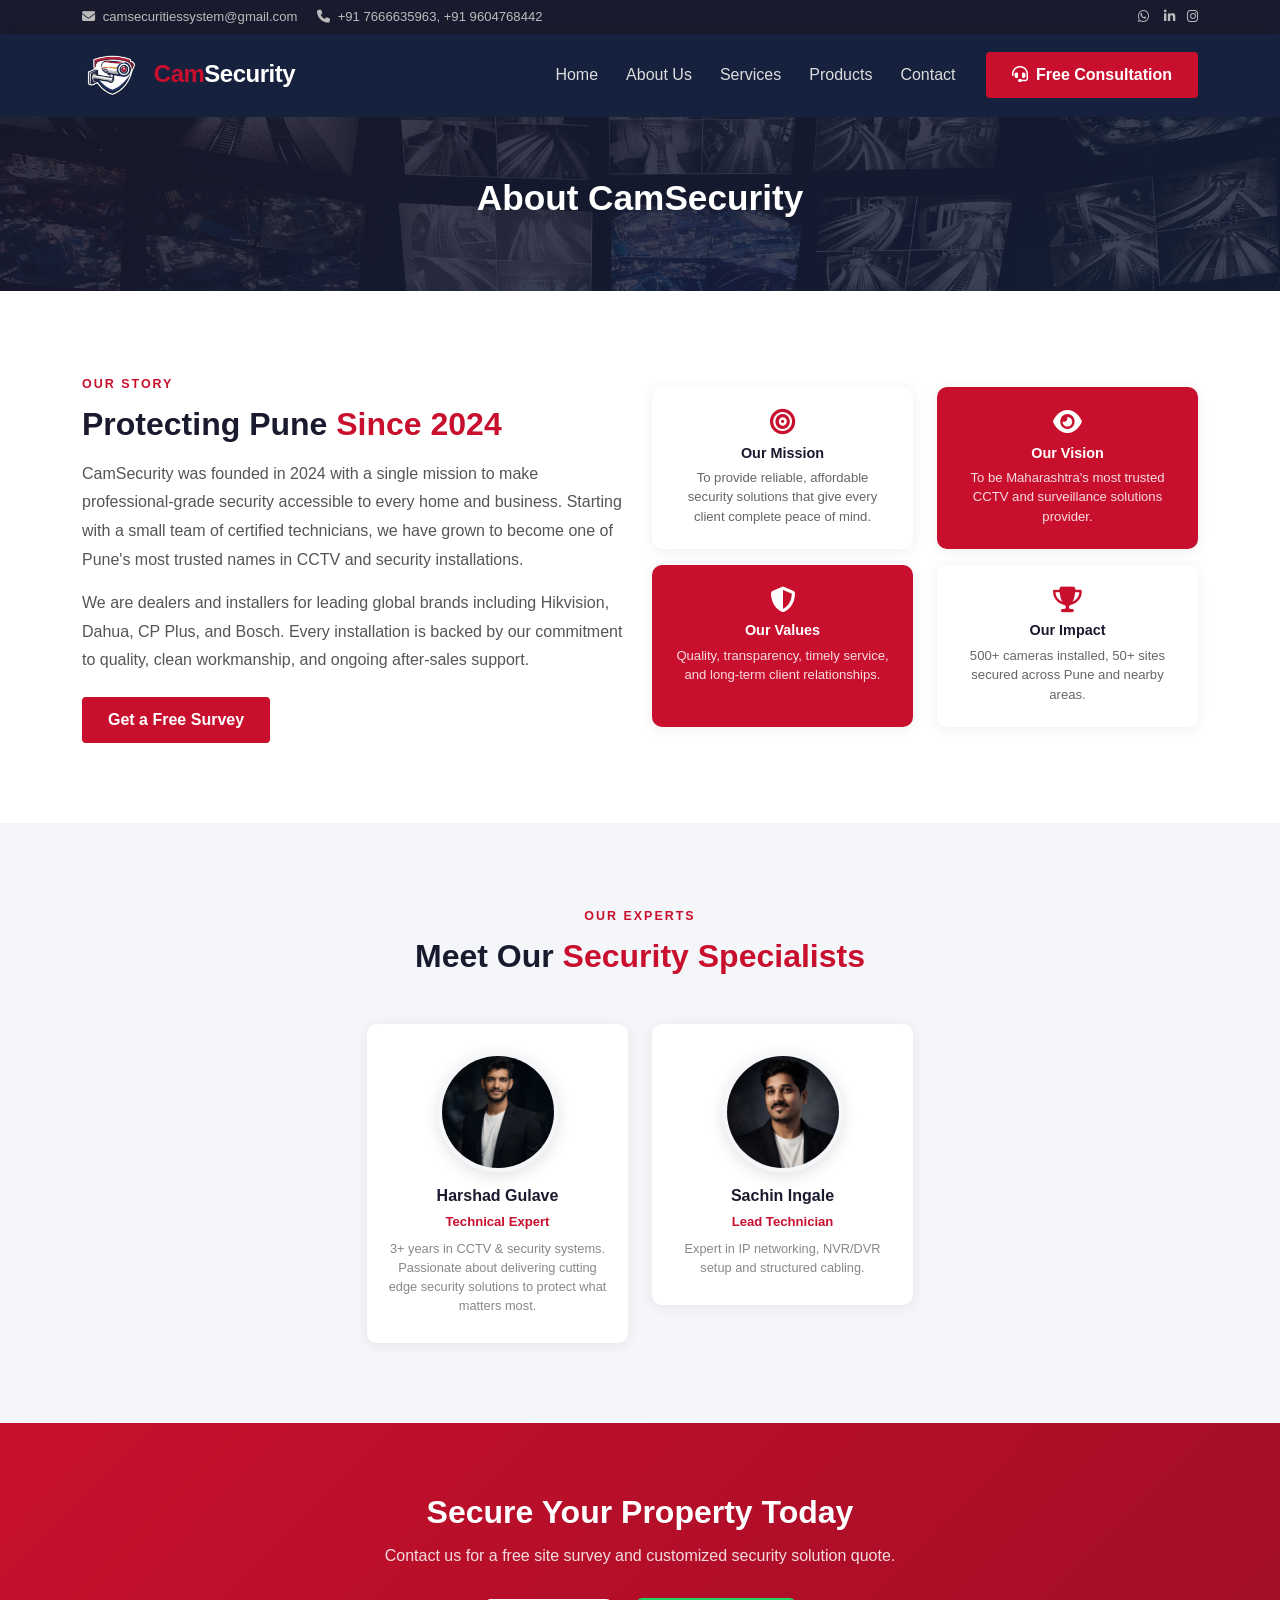
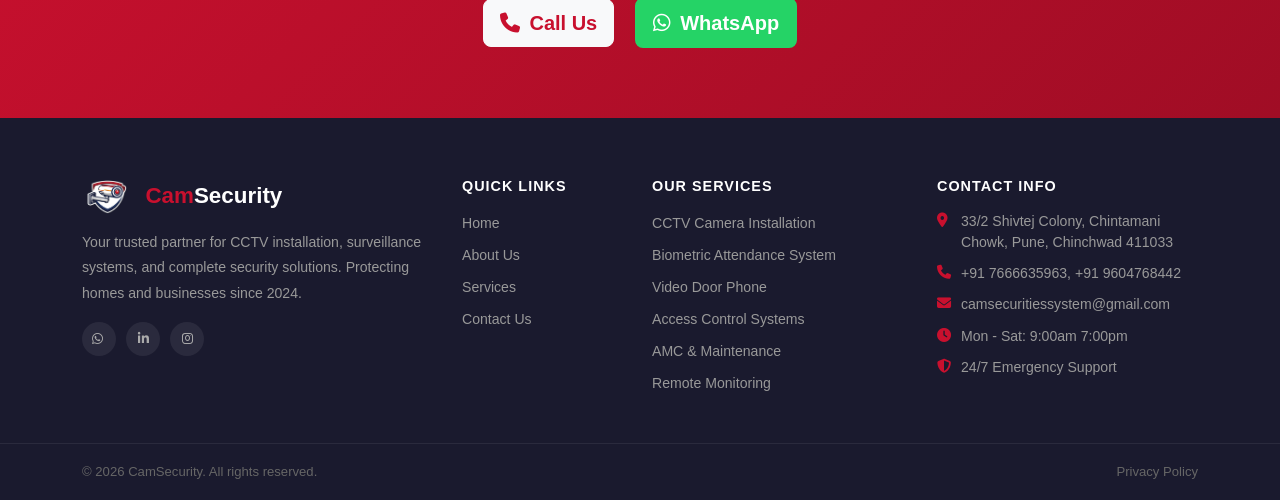
<file: about.html>
<!DOCTYPE html>
<html lang="en">
<head>
    <meta charset="utf-8" />
    <meta name="viewport" content="width=device-width, initial-scale=1.0" />
    <title>About Us - CamSecurity</title>
    <link rel="stylesheet" href="https://cdn.jsdelivr.net/npm/bootstrap@5.3.0/dist/css/bootstrap.min.css" />
    <link rel="stylesheet" href="css/site.css" />
    <link rel="stylesheet" href="https://cdnjs.cloudflare.com/ajax/libs/font-awesome/6.5.0/css/all.min.css" />
</head>
<body>

    <!-- Top Info Bar -->
    <div class="top-bar d-none d-md-block">
        <div class="container d-flex justify-content-between align-items-center">
            <div class="top-bar-left">
                <span class="me-3"><i class="fa fa-envelope me-1"></i> camsecuritiessystem@gmail.com</span>
                <span><i class="fa fa-phone me-1"></i> +91 7666635963, +91 9604768442</span>
            </div>
            <div class="top-bar-right">
                <a href="https://wa.me/9604768442" target="_blank" class="me-2"><i class="fab fa-whatsapp me-1"></i></a>
                <a href="https://www.linkedin.com/company/camsecurity" target="_blank" class="me-2"><i class="fab fa-linkedin-in"></i></a>
                <a href="https://www.instagram.com/cam_seacurity_system.8442" target="_blank"><i class="fab fa-instagram"></i></a>
            </div>
        </div>
    </div>

    <!-- Main Navbar -->
    <header>
        <nav class="navbar navbar-expand-lg site-navbar">
            <div class="container">
                <a class="navbar-brand site-brand" href="index.html">
                    <img src="images/logo.jpg" alt="CamSecurity Logo" class="navbar-logo me-2" />
                    <span class="brand-highlight">Cam</span>Security
                </a>
                <button class="navbar-toggler" type="button" data-bs-toggle="collapse" data-bs-target="#mainNav"
                        aria-controls="mainNav" aria-expanded="false" aria-label="Toggle navigation">
                    <span class="navbar-toggler-icon"></span>
                </button>
                <div class="collapse navbar-collapse" id="mainNav">
                    <ul class="navbar-nav ms-auto align-items-lg-center">
                        <li class="nav-item">
                            <a class="nav-link" href="index.html">Home</a>
                        </li>
                        <li class="nav-item">
                            <a class="nav-link active" href="about.html">About Us</a>
                        </li>
                        <li class="nav-item">
                            <a class="nav-link" href="services.html">Services</a>
                        </li>
                        <li class="nav-item">
                            <a class="nav-link" href="products.html">Products</a>
                        </li>
                        <li class="nav-item">
                            <a class="nav-link" href="contact.html">Contact</a>
                        </li>
                        <li class="nav-item ms-lg-3">
                            <a class="btn btn-site-cta" href="contact.html">
                                <i class="fa fa-headset me-1"></i> Free Consultation
                            </a>
                        </li>
                    </ul>
                </div>
            </div>
        </nav>
    </header>

    <main role="main">

        <!-- Page Header -->
        <section class="page-header">
            <div class="container">
                <h1 class="page-header-title">About CamSecurity</h1>
            </div>
        </section>

        <!-- Our Story -->
        <section class="section-padding">
            <div class="container">
                <div class="row align-items-center gy-4">
                    <div class="col-lg-6">
                        <span class="section-tag">Our Story</span>
                        <h2 class="section-title">Protecting Pune <span class="brand-highlight">Since 2024</span></h2>
                        <p class="section-text">CamSecurity was founded in 2024 with a single mission to make professional-grade security accessible to every home and business. Starting with a small team of certified technicians, we have grown to become one of Pune's most trusted names in CCTV and security installations.</p>
                        <p class="section-text">We are dealers and installers for leading global brands including Hikvision, Dahua, CP Plus, and Bosch. Every installation is backed by our commitment to quality, clean workmanship, and ongoing after-sales support.</p>
                        <a href="contact.html" class="btn btn-site-cta mt-2">Get a Free Survey</a>
                    </div>
                    <div class="col-lg-6">
                        <div class="row gy-3">
                            <div class="col-6">
                                <div class="mission-card">
                                    <i class="fa fa-bullseye"></i>
                                    <h6>Our Mission</h6>
                                    <p>To provide reliable, affordable security solutions that give every client complete peace of mind.</p>
                                </div>
                            </div>
                            <div class="col-6">
                                <div class="mission-card highlight">
                                    <i class="fa fa-eye"></i>
                                    <h6>Our Vision</h6>
                                    <p>To be Maharashtra's most trusted CCTV and surveillance solutions provider.</p>
                                </div>
                            </div>
                            <div class="col-6">
                                <div class="mission-card highlight">
                                    <i class="fa fa-shield-alt"></i>
                                    <h6>Our Values</h6>
                                    <p>Quality, transparency, timely service, and long-term client relationships.</p>
                                </div>
                            </div>
                            <div class="col-6">
                                <div class="mission-card">
                                    <i class="fa fa-trophy"></i>
                                    <h6>Our Impact</h6>
                                    <p>500+ cameras installed, 50+ sites secured across Pune and nearby areas.</p>
                                </div>
                            </div>
                        </div>
                    </div>
                </div>
            </div>
        </section>

        <!-- Team Section -->
        <section class="section-padding bg-light-gray">
            <div class="container">
                <div class="text-center mb-5">
                    <span class="section-tag">Our Experts</span>
                    <h2 class="section-title">Meet Our <span class="brand-highlight">Security Specialists</span></h2>
                </div>
                <div class="row gy-4 justify-content-center">
                    <div class="col-lg-3 col-md-6">
                        <div class="team-card">
                            <div class="team-avatar"><i class="fa fa-user-tie"></i></div>
                            <img src="images/harshad.jpg" alt="Harshad Gulave" class="team-photo" />
                            <h6 class="team-name">Harshad Gulave</h6>
                            <span class="team-role">Technical Expert</span>
                            <p class="team-desc">3+ years in CCTV &amp; security systems. Passionate about delivering cutting edge security solutions to protect what matters most.</p>
                        </div>
                    </div>
                    <div class="col-lg-3 col-md-6">
                        <div class="team-card">
                            <div class="team-avatar"><i class="fa fa-user-cog"></i></div>
                            <img src="images/sachin.jpg" alt="Sachin Ingle" class="team-photo" />
                            <h6 class="team-name">Sachin Ingale</h6>
                            <span class="team-role">Lead Technician</span>
                            <p class="team-desc">Expert in IP networking, NVR/DVR setup and structured cabling.</p>
                        </div>
                    </div>
                </div>
            </div>
        </section>

        <!-- CTA -->
        <section class="cta-section">
            <div class="container text-center">
                <h2 class="cta-title">Secure Your Property Today</h2>
                <p class="cta-subtitle">Contact us for a free site survey and customized security solution quote.</p>
                <a href="tel:+917666635963" class="btn btn-light btn-lg cta-btn me-3">
                    <i class="fa fa-phone me-1"></i> Call Us
                </a>
                <a href="https://wa.me/9604768442" target="_blank" class="btn btn-whatsapp btn-lg">
                    <i class="fab fa-whatsapp me-1"></i> WhatsApp
                </a>
            </div>
        </section>

    </main>

    <!-- Footer -->
    <footer class="site-footer">
        <div class="container">
            <div class="row gy-4">
                <div class="col-lg-4 col-md-6">
                    <h5 class="footer-brand">
                        <img src="images/footer-logo.jpg" alt="CamSecurity Logo" class="footer-logo me-2" />
                        <span class="brand-highlight">Cam</span>Security
                    </h5>
                    <p class="footer-about">Your trusted partner for CCTV installation, surveillance systems, and complete security solutions. Protecting homes and businesses since 2024.</p>
                    <div class="footer-social mt-3">
                        <a href="https://wa.me/9604768442" target="_blank"><i class="fab fa-whatsapp me-1"></i></a>
                        <a href="https://www.linkedin.com/company/camsecurity" target="_blank"><i class="fab fa-linkedin-in"></i></a>
                        <a href="https://www.instagram.com/cam_seacurity_system.8442" target="_blank"><i class="fab fa-instagram"></i></a>
                    </div>
                </div>
                <div class="col-lg-2 col-md-6">
                    <h6 class="footer-heading">Quick Links</h6>
                    <ul class="footer-links">
                        <li><a href="index.html">Home</a></li>
                        <li><a href="about.html">About Us</a></li>
                        <li><a href="services.html">Services</a></li>
                        <li><a href="contact.html">Contact Us</a></li>
                    </ul>
                </div>
                <div class="col-lg-3 col-md-6">
                    <h6 class="footer-heading">Our Services</h6>
                    <ul class="footer-links">
                        <li><a href="services.html">CCTV Camera Installation</a></li>
                        <li><a href="services.html">Biometric Attendance System</a></li>
                        <li><a href="services.html">Video Door Phone</a></li>
                        <li><a href="services.html">Access Control Systems</a></li>
                        <li><a href="services.html">AMC &amp; Maintenance</a></li>
                        <li><a href="services.html">Remote Monitoring</a></li>
                    </ul>
                </div>
                <div class="col-lg-3 col-md-6">
                    <h6 class="footer-heading">Contact Info</h6>
                    <ul class="footer-contact">
                        <li><i class="fa fa-map-marker-alt"></i> 33/2 Shivtej Colony, Chintamani Chowk, Pune, Chinchwad 411033</li>
                        <li><i class="fa fa-phone"></i> +91 7666635963, +91 9604768442</li>
                        <li><i class="fa fa-envelope"></i> camsecuritiessystem@gmail.com</li>
                        <li><i class="fa fa-clock"></i> Mon - Sat: 9:00am 7:00pm</li>
                        <li><i class="fa fa-shield-alt"></i> 24/7 Emergency Support</li>
                    </ul>
                </div>
            </div>
        </div>
        <div class="footer-bottom">
            <div class="container d-flex flex-column flex-md-row justify-content-between align-items-center">
                <p class="mb-0">&copy; <span id="year"></span> CamSecurity. All rights reserved.</p>
                <a href="privacy.html" class="footer-privacy">Privacy Policy</a>
            </div>
        </div>
    </footer>

    <script src="https://cdn.jsdelivr.net/npm/jquery@3.7.1/dist/jquery.min.js"></script>
    <script src="https://cdn.jsdelivr.net/npm/bootstrap@5.3.0/dist/js/bootstrap.bundle.min.js"></script>
    <script src="js/site.js"></script>
    <script>
        document.getElementById('year').textContent = new Date().getFullYear();
    </script>
</body>
</html>
</file>
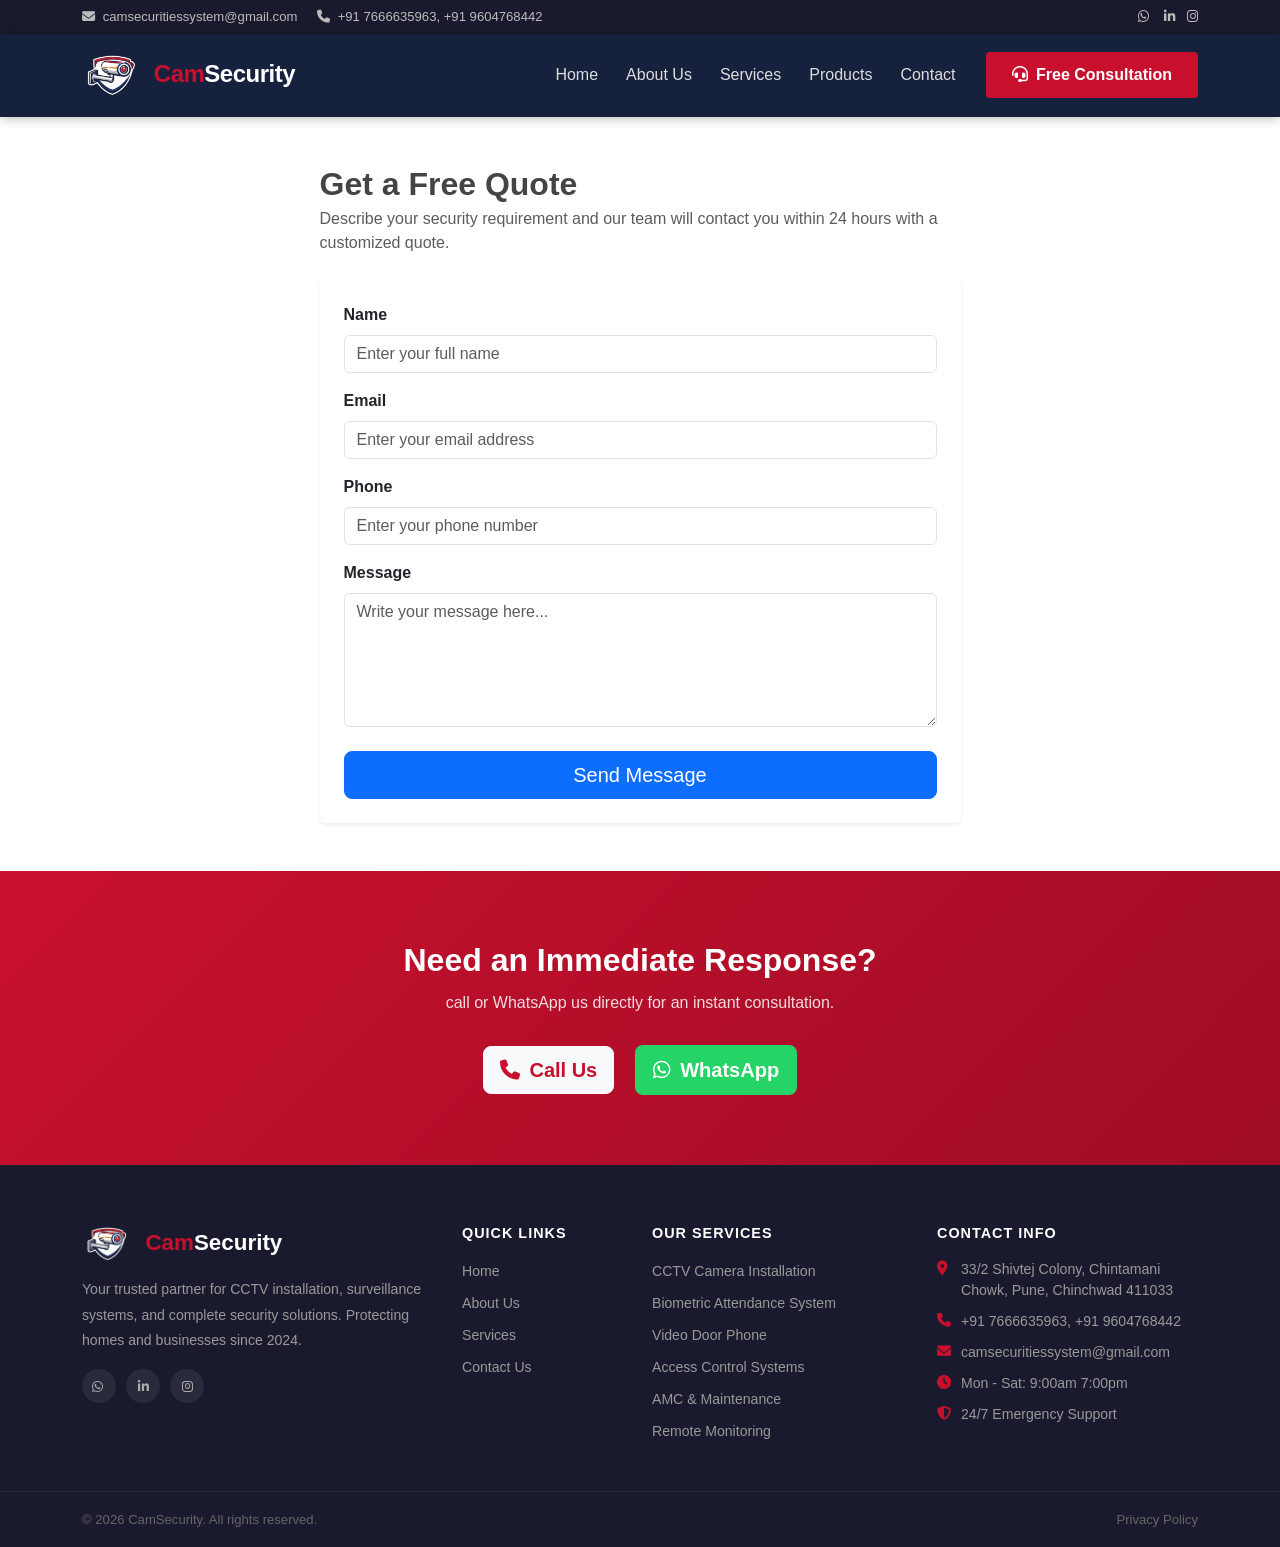
<file: contact.html>
<!DOCTYPE html>
<html lang="en">
<head>
    <meta charset="utf-8" />
    <meta name="viewport" content="width=device-width, initial-scale=1.0" />
    <title>Contact Us - CamSecurity</title>
    <link rel="stylesheet" href="https://cdn.jsdelivr.net/npm/bootstrap@5.3.0/dist/css/bootstrap.min.css" />
    <link rel="stylesheet" href="css/site.css" />
    <link rel="stylesheet" href="https://cdnjs.cloudflare.com/ajax/libs/font-awesome/6.5.0/css/all.min.css" />
</head>
<body>

    <!-- Top Info Bar -->
    <div class="top-bar d-none d-md-block">
        <div class="container d-flex justify-content-between align-items-center">
            <div class="top-bar-left">
                <span class="me-3"><i class="fa fa-envelope me-1"></i> camsecuritiessystem@gmail.com</span>
                <span><i class="fa fa-phone me-1"></i> +91 7666635963, +91 9604768442</span>
            </div>
            <div class="top-bar-right">
                <a href="https://wa.me/9604768442" target="_blank" class="me-2"><i class="fab fa-whatsapp me-1"></i></a>
                <a href="https://www.linkedin.com/company/camsecurity" target="_blank" class="me-2"><i class="fab fa-linkedin-in"></i></a>
                <a href="https://www.instagram.com/cam_seacurity_system.8442" target="_blank"><i class="fab fa-instagram"></i></a>
            </div>
        </div>
    </div>

    <!-- Main Navbar -->
    <header>
        <nav class="navbar navbar-expand-lg site-navbar">
            <div class="container">
                <a class="navbar-brand site-brand" href="index.html">
                    <img src="images/logo.jpg" alt="CamSecurity Logo" class="navbar-logo me-2" />
                    <span class="brand-highlight">Cam</span>Security
                </a>
                <button class="navbar-toggler" type="button" data-bs-toggle="collapse" data-bs-target="#mainNav"
                        aria-controls="mainNav" aria-expanded="false" aria-label="Toggle navigation">
                    <span class="navbar-toggler-icon"></span>
                </button>
                <div class="collapse navbar-collapse" id="mainNav">
                    <ul class="navbar-nav ms-auto align-items-lg-center">
                        <li class="nav-item">
                            <a class="nav-link" href="index.html">Home</a>
                        </li>
                        <li class="nav-item">
                            <a class="nav-link" href="about.html">About Us</a>
                        </li>
                        <li class="nav-item">
                            <a class="nav-link" href="services.html">Services</a>
                        </li>
                        <li class="nav-item">
                            <a class="nav-link" href="products.html">Products</a>
                        </li>
                        <li class="nav-item">
                            <a class="nav-link active" href="contact.html">Contact</a>
                        </li>
                        <li class="nav-item ms-lg-3">
                            <a class="btn btn-site-cta" href="contact.html">
                                <i class="fa fa-headset me-1"></i> Free Consultation
                            </a>
                        </li>
                    </ul>
                </div>
            </div>
        </nav>
    </header>

    <main role="main">
        <div class="container py-5">
            <div class="row justify-content-center">
                <div class="col-lg-7">
                    <h2 class="mb-1 fw-bold">Get a Free Quote</h2>
                    <p class="text-muted mb-4">Describe your security requirement and our team will contact you within 24 hours with a customized quote.</p>

                    <!-- Success / error banners are shown by JavaScript after submit -->
                    <div id="successAlert" class="alert alert-success alert-dismissible fade show d-none" role="alert">
                        Thank you! Your message has been sent successfully. We will contact you within 24 hours.
                        <button type="button" class="btn-close" data-bs-dismiss="alert" aria-label="Close"></button>
                    </div>
                    <div id="errorAlert" class="alert alert-danger alert-dismissible fade show d-none" role="alert">
                        Sorry, something went wrong while opening your email client. Please call us directly at +91 9604768442.
                        <button type="button" class="btn-close" data-bs-dismiss="alert" aria-label="Close"></button>
                    </div>

                    <div class="card shadow-sm border-0">
                        <div class="card-body p-4">
                            <!--
                                Formspree form � submits directly to camsecuritiessystem@gmail.com
                                via Formspree's free service. No backend or email client needed.
                                Replace YOUR_FORM_ID below with the ID from formspree.io/f/YOUR_FORM_ID
                            -->
                            <form id="contactForm"
                                  action="https://formspree.io/f/xbdzzgyl"
                                  method="POST"
                                  novalidate>

                                <div class="mb-3">
                                    <label for="Name" class="form-label fw-semibold">Name</label>
                                    <input type="text" id="Name" name="name"
                                           class="form-control"
                                           placeholder="Enter your full name"
                                           maxlength="100"
                                           required />
                                    <div class="invalid-feedback">Name is required.</div>
                                </div>

                                <div class="mb-3">
                                    <label for="Email" class="form-label fw-semibold">Email</label>
                                    <input type="email" id="Email" name="email"
                                           class="form-control"
                                           placeholder="Enter your email address"
                                           maxlength="150"
                                           required />
                                    <div class="invalid-feedback">Enter a valid email address.</div>
                                </div>

                                <div class="mb-3">
                                    <label for="Phone" class="form-label fw-semibold">Phone</label>
                                    <input type="tel" id="Phone" name="phone"
                                           class="form-control"
                                           placeholder="Enter your phone number"
                                           maxlength="15"
                                           required />
                                    <div class="invalid-feedback">Enter a valid phone number.</div>
                                </div>

                                <div class="mb-4">
                                    <label for="Message" class="form-label fw-semibold">Message</label>
                                    <textarea id="Message" name="message"
                                              class="form-control"
                                              rows="5"
                                              placeholder="Write your message here..."
                                              maxlength="1000"
                                              required></textarea>
                                    <div class="invalid-feedback">Message is required.</div>
                                </div>

                                <div class="d-grid">
                                    <button type="submit" id="submitBtn" class="btn btn-primary btn-lg">Send Message</button>
                                </div>
                            </form>
                        </div>
                    </div>
                </div>
            </div>
        </div>
    </main>
    <!-- CTA -->
    <section class="cta-section">
        <div class="container text-center">
            <h2 class="cta-title">Need an Immediate Response?</h2>
            <p class="cta-subtitle">call or WhatsApp us directly for an instant consultation.</p>
            <a href="tel:+917666635963" class="btn btn-light btn-lg cta-btn me-3">
                <i class="fa fa-phone me-1"></i> Call Us
            </a>
            <a href="https://wa.me/9604768442" target="_blank" class="btn btn-whatsapp btn-lg">
                <i class="fab fa-whatsapp me-1"></i> WhatsApp
            </a>
        </div>
    </section>

    <!-- Footer -->
    <footer class="site-footer">
        <div class="container">
            <div class="row gy-4">
                <div class="col-lg-4 col-md-6">
                    <h5 class="footer-brand">
                        <img src="images/footer-logo.jpg" alt="CamSecurity Logo" class="footer-logo me-2" />
                        <span class="brand-highlight">Cam</span>Security
                    </h5>
                    <p class="footer-about">Your trusted partner for CCTV installation, surveillance systems, and complete security solutions. Protecting homes and businesses since 2024.</p>
                    <div class="footer-social mt-3">
                        <a href="https://wa.me/9604768442" target="_blank"><i class="fab fa-whatsapp me-1"></i></a>
                        <a href="https://www.linkedin.com/company/camsecurity" target="_blank"><i class="fab fa-linkedin-in"></i></a>
                        <a href="https://www.instagram.com/cam_seacurity_system.8442" target="_blank"><i class="fab fa-instagram"></i></a>
                    </div>
                </div>
                <div class="col-lg-2 col-md-6">
                    <h6 class="footer-heading">Quick Links</h6>
                    <ul class="footer-links">
                        <li><a href="index.html">Home</a></li>
                        <li><a href="about.html">About Us</a></li>
                        <li><a href="services.html">Services</a></li>
                        <li><a href="contact.html">Contact Us</a></li>
                    </ul>
                </div>
                <div class="col-lg-3 col-md-6">
                    <h6 class="footer-heading">Our Services</h6>
                    <ul class="footer-links">
                        <li><a href="services.html">CCTV Camera Installation</a></li>
                        <li><a href="services.html">Biometric Attendance System</a></li>
                        <li><a href="services.html">Video Door Phone</a></li>
                        <li><a href="services.html">Access Control Systems</a></li>
                        <li><a href="services.html">AMC &amp; Maintenance</a></li>
                        <li><a href="services.html">Remote Monitoring</a></li>
                    </ul>
                </div>
                <div class="col-lg-3 col-md-6">
                    <h6 class="footer-heading">Contact Info</h6>
                    <ul class="footer-contact">
                        <li><i class="fa fa-map-marker-alt"></i> 33/2 Shivtej Colony, Chintamani Chowk, Pune, Chinchwad 411033</li>
                        <li><i class="fa fa-phone"></i> +91 7666635963, +91 9604768442</li>
                        <li><i class="fa fa-envelope"></i> camsecuritiessystem@gmail.com</li>
                        <li><i class="fa fa-clock"></i> Mon - Sat: 9:00am 7:00pm</li>
                        <li><i class="fa fa-shield-alt"></i> 24/7 Emergency Support</li>
                    </ul>
                </div>
            </div>
        </div>
        <div class="footer-bottom">
            <div class="container d-flex flex-column flex-md-row justify-content-between align-items-center">
                <p class="mb-0">&copy; <span id="year"></span> CamSecurity. All rights reserved.</p>
                <a href="privacy.html" class="footer-privacy">Privacy Policy</a>
            </div>
        </div>
    </footer>

    <script src="https://cdn.jsdelivr.net/npm/jquery@3.7.1/dist/jquery.min.js"></script>
    <script src="https://cdn.jsdelivr.net/npm/bootstrap@5.3.0/dist/js/bootstrap.bundle.min.js"></script>
    <script src="js/site.js"></script>
    <script>
        // Set footer year
        document.getElementById('year').textContent = new Date().getFullYear();

        // Handle Formspree submission via fetch (AJAX) so the page does not redirect
        document.getElementById('contactForm').addEventListener('submit', async function (e) {
            e.preventDefault();

            const form = this;
            const successAlert = document.getElementById('successAlert');
            const errorAlert = document.getElementById('errorAlert');
            const submitBtn = document.getElementById('submitBtn');

            // Hide any previous alerts
            successAlert.classList.add('d-none');
            errorAlert.classList.add('d-none');

            // Run client-side validation first
            if (!form.checkValidity()) {
                form.classList.add('was-validated');
                return;
            }

            // Disable button & show loading state
            submitBtn.disabled = true;
            submitBtn.textContent = 'Sending�';

            try {
                const response = await fetch(form.action, {
                    method: 'POST',
                    body: new FormData(form),
                    headers: { 'Accept': 'application/json' }
                });

                if (response.ok) {
                    // Success � show banner, reset form
                    form.reset();
                    form.classList.remove('was-validated');
                    successAlert.classList.remove('d-none');
                    window.scrollTo({ top: 0, behavior: 'smooth' });
                } else {
                    // Formspree returned an error
                    errorAlert.classList.remove('d-none');
                    window.scrollTo({ top: 0, behavior: 'smooth' });
                }
            } catch (err) {
                // Network error
                errorAlert.classList.remove('d-none');
                window.scrollTo({ top: 0, behavior: 'smooth' });
            } finally {
                submitBtn.disabled = false;
                submitBtn.textContent = 'Send Message';
            }
        });
    </script>
</body>
</html>
</file>
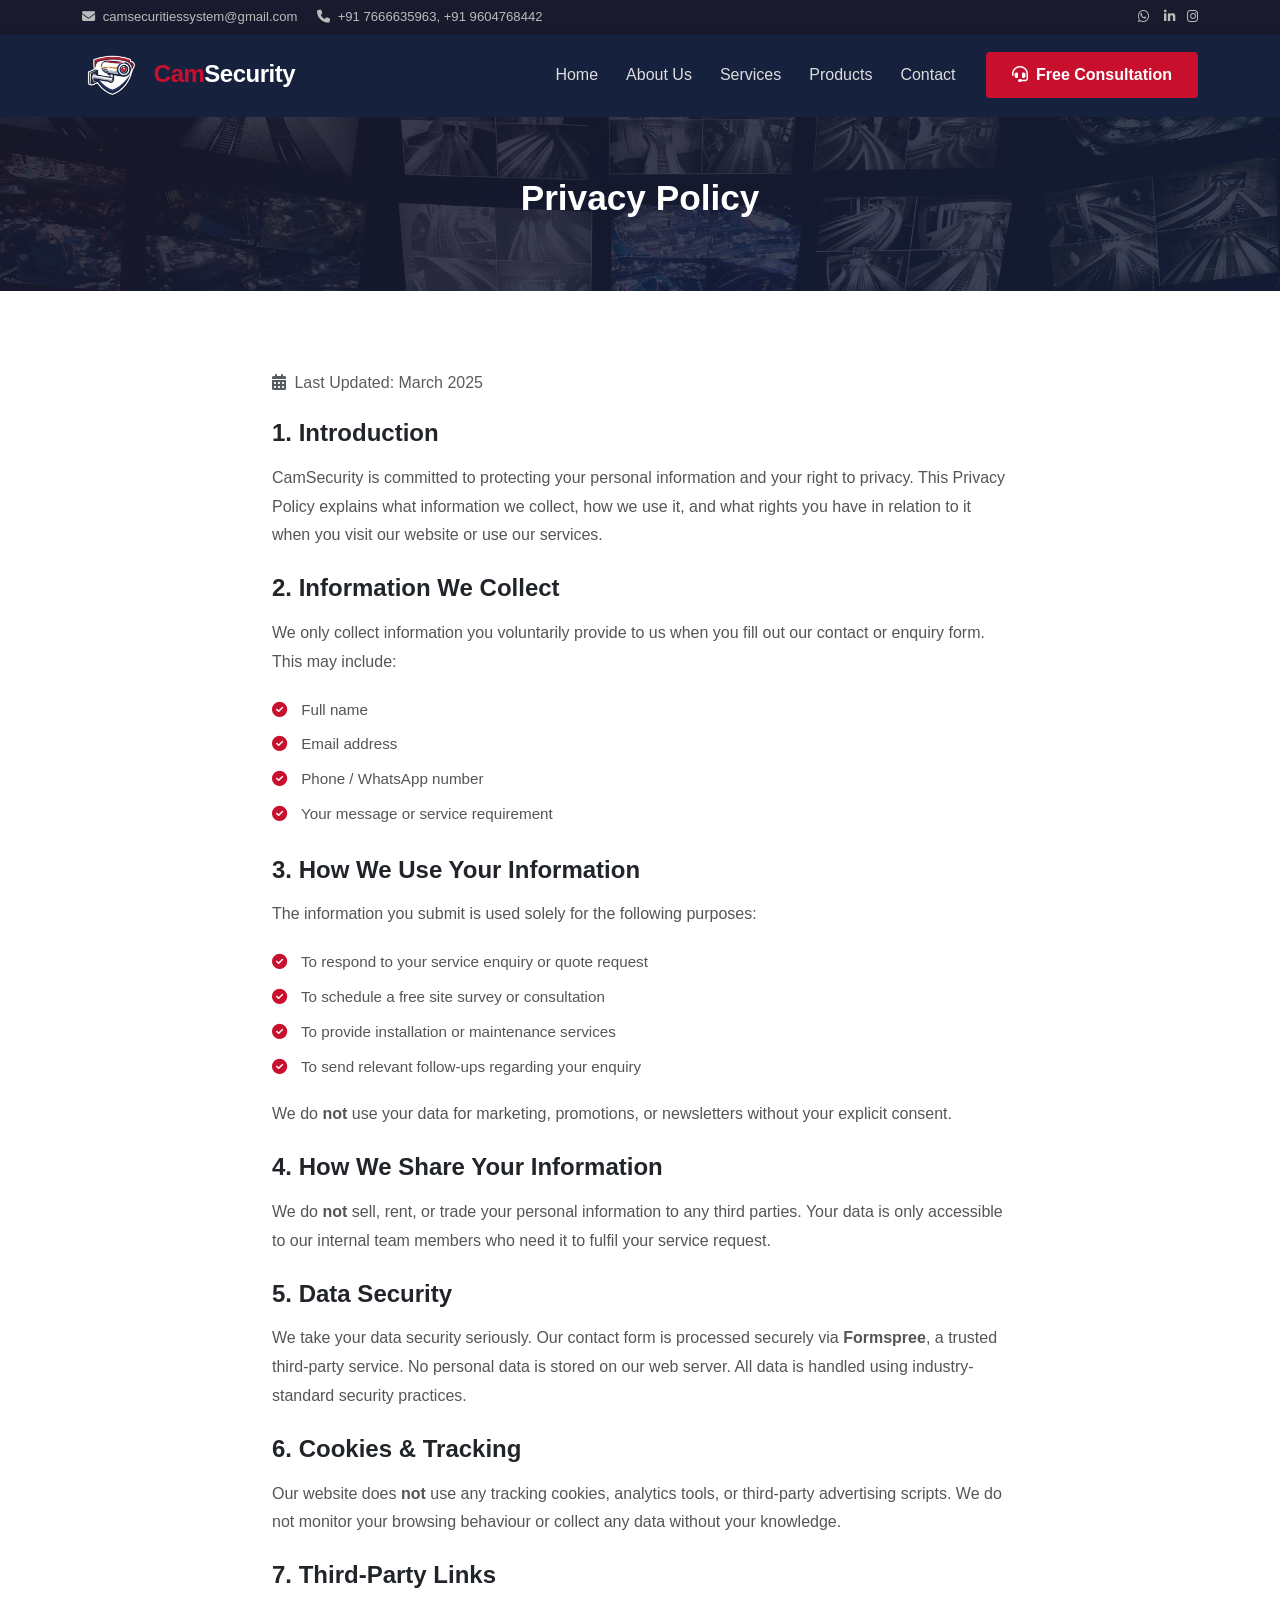
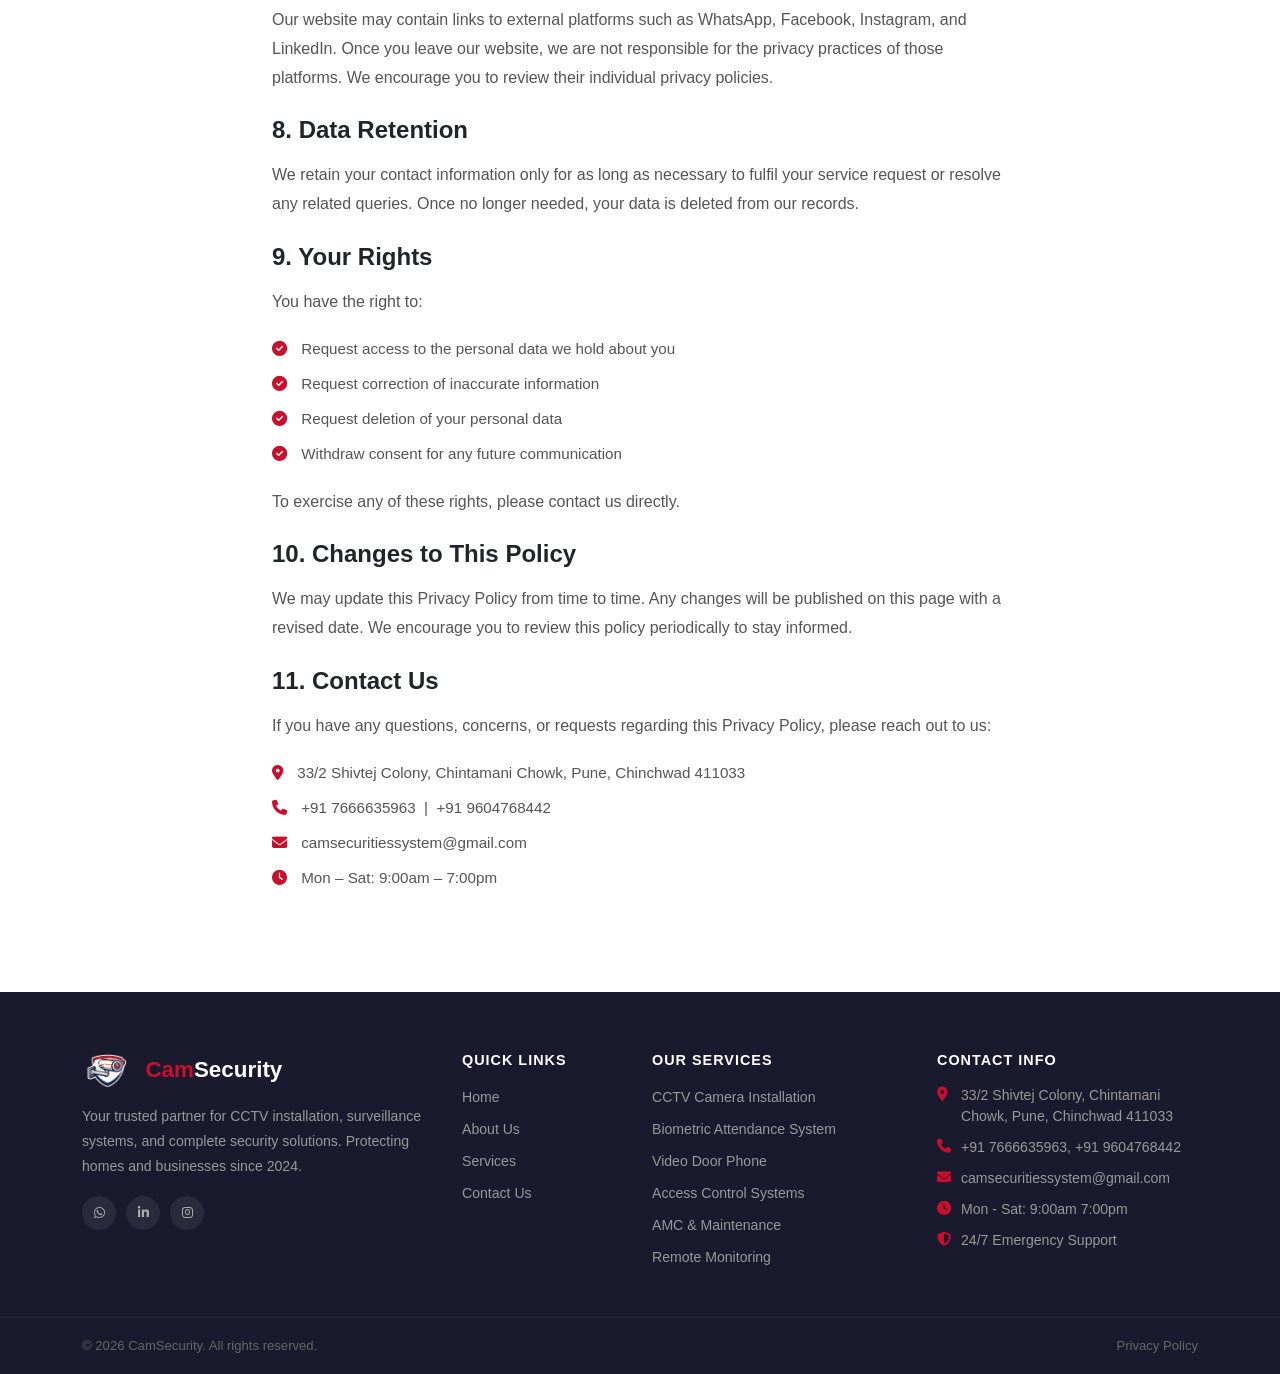
<file: privacy.html>
<!DOCTYPE html>
<html lang="en">
<head>
    <meta charset="utf-8" />
    <meta name="viewport" content="width=device-width, initial-scale=1.0" />
    <title>Privacy Policy - CamSecurity</title>
    <link rel="stylesheet" href="https://cdn.jsdelivr.net/npm/bootstrap@5.3.0/dist/css/bootstrap.min.css" />
    <link rel="stylesheet" href="css/site.css" />
    <link rel="stylesheet" href="https://cdnjs.cloudflare.com/ajax/libs/font-awesome/6.5.0/css/all.min.css" />
</head>
<body>

    <!-- Top Info Bar -->
    <div class="top-bar d-none d-md-block">
        <div class="container d-flex justify-content-between align-items-center">
            <div class="top-bar-left">
                <span class="me-3"><i class="fa fa-envelope me-1"></i> camsecuritiessystem@gmail.com</span>
                <span><i class="fa fa-phone me-1"></i> +91 7666635963, +91 9604768442</span>
            </div>
            <div class="top-bar-right">
                <a href="https://wa.me/9604768442" target="_blank" class="me-2"><i class="fab fa-whatsapp me-1"></i></a>
                <a href="https://www.linkedin.com/company/camsecurity" target="_blank" class="me-2"><i class="fab fa-linkedin-in"></i></a>
                <a href="https://www.instagram.com/cam_seacurity_system.8442" target="_blank"><i class="fab fa-instagram"></i></a>
            </div>
        </div>
    </div>

    <!-- Main Navbar -->
    <header>
        <nav class="navbar navbar-expand-lg site-navbar">
            <div class="container">
                <a class="navbar-brand site-brand" href="index.html">
                    <img src="images/logo.jpg" alt="CamSecurity Logo" class="navbar-logo me-2" />
                    <span class="brand-highlight">Cam</span>Security
                </a>
                <button class="navbar-toggler" type="button" data-bs-toggle="collapse" data-bs-target="#mainNav"
                        aria-controls="mainNav" aria-expanded="false" aria-label="Toggle navigation">
                    <span class="navbar-toggler-icon"></span>
                </button>
                <div class="collapse navbar-collapse" id="mainNav">
                    <ul class="navbar-nav ms-auto align-items-lg-center">
                        <li class="nav-item">
                            <a class="nav-link" href="index.html">Home</a>
                        </li>
                        <li class="nav-item">
                            <a class="nav-link" href="about.html">About Us</a>
                        </li>
                        <li class="nav-item">
                            <a class="nav-link" href="services.html">Services</a>
                        </li>
                        <li class="nav-item">
                            <a class="nav-link" href="products.html">Products</a>
                        </li>
                        <li class="nav-item">
                            <a class="nav-link" href="contact.html">Contact</a>
                        </li>
                        <li class="nav-item ms-lg-3">
                            <a class="btn btn-site-cta" href="contact.html">
                                <i class="fa fa-headset me-1"></i> Free Consultation
                            </a>
                        </li>
                    </ul>
                </div>
            </div>
        </nav>
    </header>

    <main role="main">

        <!-- Page Header -->
        <section class="page-header">
            <div class="container">
                <h1 class="page-header-title">Privacy Policy</h1>
            </div>
        </section>

        <section class="section-padding">
            <div class="container">
                <div class="row justify-content-center">
                    <div class="col-lg-8">

                        <p class="text-muted mb-4"><i class="fa fa-calendar-alt me-1"></i> Last Updated: March 2025</p>

                        <h4 class="fw-bold text-dark mb-3">1. Introduction</h4>
                        <p class="section-text">CamSecurity is committed to protecting your personal information and your right to privacy. This Privacy Policy explains what information we collect, how we use it, and what rights you have in relation to it when you visit our website or use our services.</p>

                        <h4 class="fw-bold text-dark mb-3 mt-4">2. Information We Collect</h4>
                        <p class="section-text">We only collect information you voluntarily provide to us when you fill out our contact or enquiry form. This may include:</p>
                        <ul class="about-list">
                            <li><i class="fa fa-check-circle"></i> Full name</li>
                            <li><i class="fa fa-check-circle"></i> Email address</li>
                            <li><i class="fa fa-check-circle"></i> Phone / WhatsApp number</li>
                            <li><i class="fa fa-check-circle"></i> Your message or service requirement</li>
                        </ul>

                        <h4 class="fw-bold text-dark mb-3 mt-4">3. How We Use Your Information</h4>
                        <p class="section-text">The information you submit is used solely for the following purposes:</p>
                        <ul class="about-list">
                            <li><i class="fa fa-check-circle"></i> To respond to your service enquiry or quote request</li>
                            <li><i class="fa fa-check-circle"></i> To schedule a free site survey or consultation</li>
                            <li><i class="fa fa-check-circle"></i> To provide installation or maintenance services</li>
                            <li><i class="fa fa-check-circle"></i> To send relevant follow-ups regarding your enquiry</li>
                        </ul>
                        <p class="section-text">We do <strong>not</strong> use your data for marketing, promotions, or newsletters without your explicit consent.</p>

                        <h4 class="fw-bold text-dark mb-3 mt-4">4. How We Share Your Information</h4>
                        <p class="section-text">We do <strong>not</strong> sell, rent, or trade your personal information to any third parties. Your data is only accessible to our internal team members who need it to fulfil your service request.</p>

                        <h4 class="fw-bold text-dark mb-3 mt-4">5. Data Security</h4>
                        <p class="section-text">We take your data security seriously. Our contact form is processed securely via <strong>Formspree</strong>, a trusted third-party service. No personal data is stored on our web server. All data is handled using industry-standard security practices.</p>

                        <h4 class="fw-bold text-dark mb-3 mt-4">6. Cookies &amp; Tracking</h4>
                        <p class="section-text">Our website does <strong>not</strong> use any tracking cookies, analytics tools, or third-party advertising scripts. We do not monitor your browsing behaviour or collect any data without your knowledge.</p>

                        <h4 class="fw-bold text-dark mb-3 mt-4">7. Third-Party Links</h4>
                        <p class="section-text">Our website may contain links to external platforms such as WhatsApp, Facebook, Instagram, and LinkedIn. Once you leave our website, we are not responsible for the privacy practices of those platforms. We encourage you to review their individual privacy policies.</p>

                        <h4 class="fw-bold text-dark mb-3 mt-4">8. Data Retention</h4>
                        <p class="section-text">We retain your contact information only for as long as necessary to fulfil your service request or resolve any related queries. Once no longer needed, your data is deleted from our records.</p>

                        <h4 class="fw-bold text-dark mb-3 mt-4">9. Your Rights</h4>
                        <p class="section-text">You have the right to:</p>
                        <ul class="about-list">
                            <li><i class="fa fa-check-circle"></i> Request access to the personal data we hold about you</li>
                            <li><i class="fa fa-check-circle"></i> Request correction of inaccurate information</li>
                            <li><i class="fa fa-check-circle"></i> Request deletion of your personal data</li>
                            <li><i class="fa fa-check-circle"></i> Withdraw consent for any future communication</li>
                        </ul>
                        <p class="section-text">To exercise any of these rights, please contact us directly.</p>

                        <h4 class="fw-bold text-dark mb-3 mt-4">10. Changes to This Policy</h4>
                        <p class="section-text">We may update this Privacy Policy from time to time. Any changes will be published on this page with a revised date. We encourage you to review this policy periodically to stay informed.</p>

                        <h4 class="fw-bold text-dark mb-3 mt-4">11. Contact Us</h4>
                        <p class="section-text">If you have any questions, concerns, or requests regarding this Privacy Policy, please reach out to us:</p>
                        <ul class="about-list">
                            <li><i class="fa fa-map-marker-alt"></i> 33/2 Shivtej Colony, Chintamani Chowk, Pune, Chinchwad 411033</li>
                            <li><i class="fa fa-phone"></i> +91 7666635963 &nbsp;|&nbsp; +91 9604768442</li>
                            <li><i class="fa fa-envelope"></i> camsecuritiessystem@gmail.com</li>
                            <li><i class="fa fa-clock"></i> Mon – Sat: 9:00am – 7:00pm</li>
                        </ul>

                    </div>
                </div>
            </div>
        </section>

    </main>

    <!-- Footer -->
    <footer class="site-footer">
        <div class="container">
            <div class="row gy-4">
                <div class="col-lg-4 col-md-6">
                    <h5 class="footer-brand">
                        <img src="images/footer-logo.jpg" alt="CamSecurity Logo" class="footer-logo me-2" />
                        <span class="brand-highlight">Cam</span>Security
                    </h5><p class="footer-about">Your trusted partner for CCTV installation, surveillance systems, and complete security solutions. Protecting homes and businesses since 2024.</p>
                    <div class="footer-social mt-3">
                        <a href="https://wa.me/9604768442" target="_blank"><i class="fab fa-whatsapp"></i></a>
                        <a href="https://www.linkedin.com/company/camsecurity" target="_blank"><i class="fab fa-linkedin-in"></i></a>
                        <a href="https://www.instagram.com/cam_seacurity_system.8442" target="_blank"><i class="fab fa-instagram"></i></a>
                    </div>
                </div>
                <div class="col-lg-2 col-md-6">
                    <h6 class="footer-heading">Quick Links</h6>
                    <ul class="footer-links">
                        <li><a href="index.html">Home</a></li>
                        <li><a href="about.html">About Us</a></li>
                        <li><a href="services.html">Services</a></li>
                        <li><a href="contact.html">Contact Us</a></li>
                    </ul>
                </div>
                <div class="col-lg-3 col-md-6">
                    <h6 class="footer-heading">Our Services</h6>
                    <ul class="footer-links">
                        <li><a href="services.html">CCTV Camera Installation</a></li>
                        <li><a href="services.html">Biometric Attendance System</a></li>
                        <li><a href="services.html">Video Door Phone</a></li>
                        <li><a href="services.html">Access Control Systems</a></li>
                        <li><a href="services.html">AMC &amp; Maintenance</a></li>
                        <li><a href="services.html">Remote Monitoring</a></li>
                    </ul>
                </div>
                <div class="col-lg-3 col-md-6">
                    <h6 class="footer-heading">Contact Info</h6>
                    <ul class="footer-contact">
                        <li><i class="fa fa-map-marker-alt"></i> 33/2 Shivtej Colony, Chintamani Chowk, Pune, Chinchwad 411033</li>
                        <li><i class="fa fa-phone"></i> +91 7666635963, +91 9604768442</li>
                        <li><i class="fa fa-envelope"></i> camsecuritiessystem@gmail.com</li>
                        <li><i class="fa fa-clock"></i> Mon - Sat: 9:00am  7:00pm</li>
                        <li><i class="fa fa-shield-alt"></i> 24/7 Emergency Support</li>
                    </ul>
                </div>
            </div>
        </div>
        <div class="footer-bottom">
            <div class="container d-flex flex-column flex-md-row justify-content-between align-items-center">
                <p class="mb-0">&copy; <span id="year"></span> CamSecurity. All rights reserved.</p>
                <a href="privacy.html" class="footer-privacy">Privacy Policy</a>
            </div>
        </div>
    </footer>

    <script src="https://cdn.jsdelivr.net/npm/jquery@3.7.1/dist/jquery.min.js"></script>
    <script src="https://cdn.jsdelivr.net/npm/bootstrap@5.3.0/dist/js/bootstrap.bundle.min.js"></script>
    <script src="js/site.js"></script>
    <script>
        document.getElementById('year').textContent = new Date().getFullYear();
    </script>
</body>
</html>
</file>
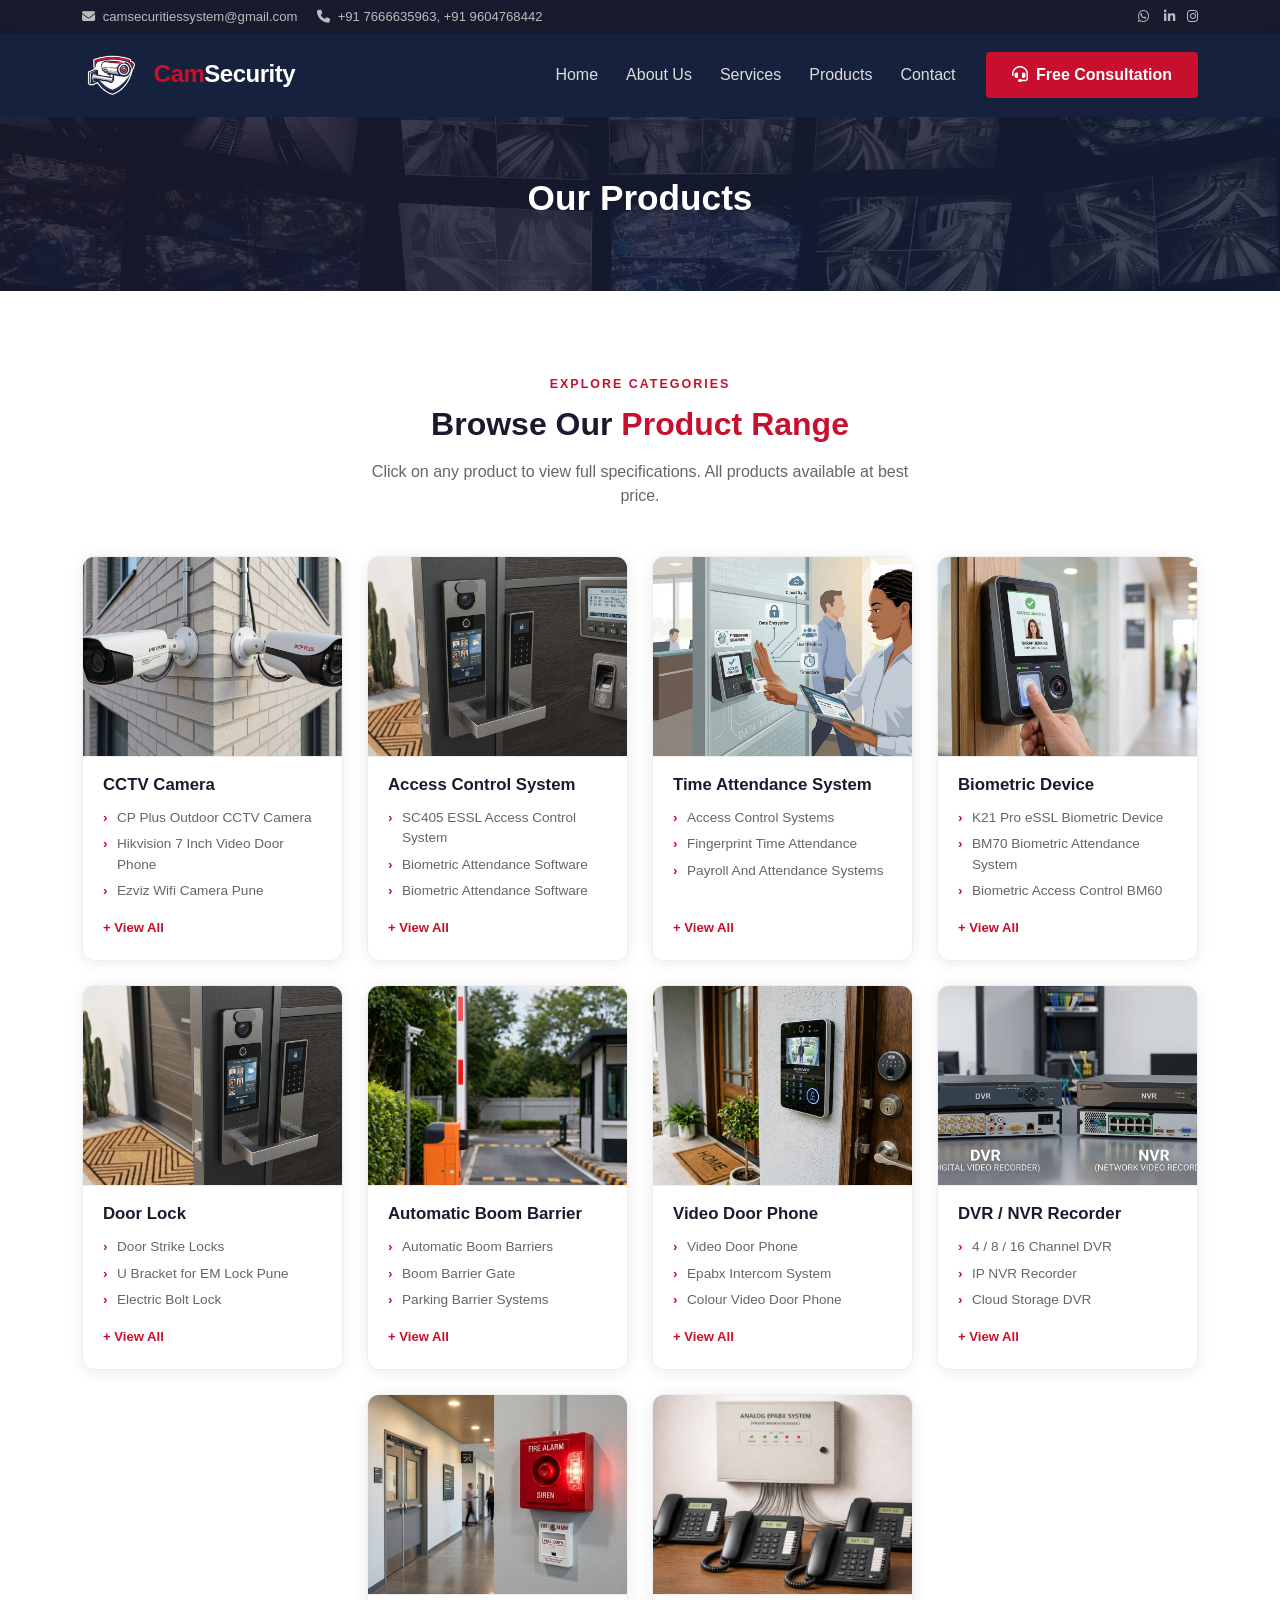
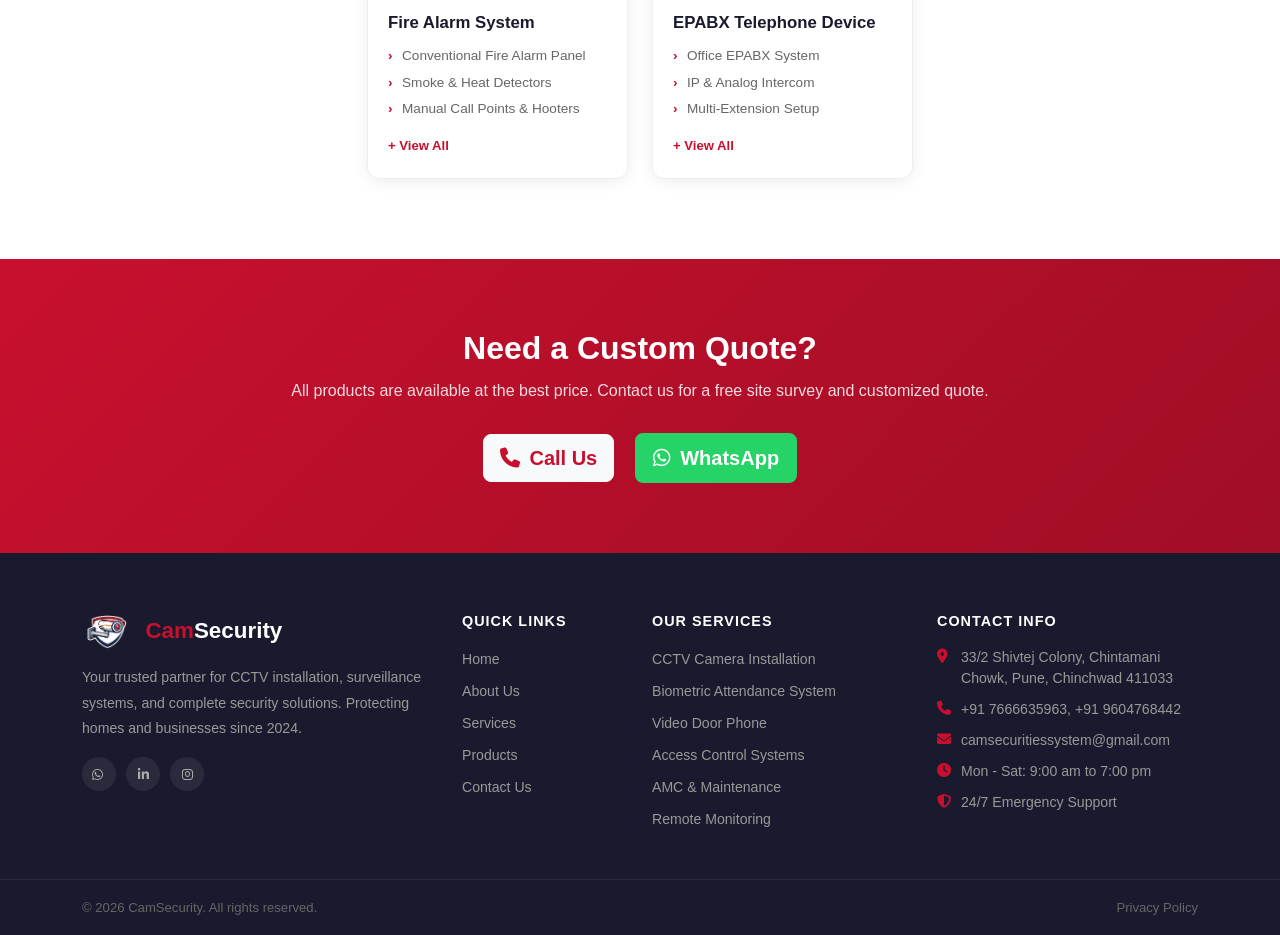
<file: products.html>
<!DOCTYPE html>
<html lang="en">
<head>
    <meta charset="utf-8" />
    <meta name="viewport" content="width=device-width, initial-scale=1.0" />
    <title>Products - CamSecurity</title>
    <link rel="stylesheet" href="https://cdn.jsdelivr.net/npm/bootstrap@5.3.0/dist/css/bootstrap.min.css" />
    <link rel="stylesheet" href="css/site.css" />
    <link rel="stylesheet" href="https://cdnjs.cloudflare.com/ajax/libs/font-awesome/6.5.0/css/all.min.css" />
</head>
<body>

    <!-- Top Info Bar -->
    <div class="top-bar d-none d-md-block">
        <div class="container d-flex justify-content-between align-items-center">
            <div class="top-bar-left">
                <span class="me-3"><i class="fa fa-envelope me-1"></i> camsecuritiessystem@gmail.com</span>
                <span><i class="fa fa-phone me-1"></i> +91 7666635963, +91 9604768442</span>
            </div>
            <div class="top-bar-right">
                <a href="https://wa.me/9604768442" target="_blank" class="me-2"><i class="fab fa-whatsapp me-1"></i></a>
                <a href="https://www.linkedin.com/company/camsecurity" target="_blank" class="me-2"><i class="fab fa-linkedin-in"></i></a>
                <a href="https://www.instagram.com/cam_seacurity_system.8442" target="_blank"><i class="fab fa-instagram"></i></a>
            </div>
        </div>
    </div>

    <!-- Main Navbar -->
    <header>    
        <nav class="navbar navbar-expand-lg site-navbar">
            <div class="container">
                <a class="navbar-brand site-brand" href="index.html">
                    <img src="images/logo.jpg" alt="CamSecurity Logo" class="navbar-logo me-2" />
                    <span class="brand-highlight">Cam</span>Security
                </a>
                <button class="navbar-toggler" type="button" data-bs-toggle="collapse" data-bs-target="#mainNav"
                        aria-controls="mainNav" aria-expanded="false" aria-label="Toggle navigation">
                    <span class="navbar-toggler-icon"></span>
                </button>
                <div class="collapse navbar-collapse" id="mainNav">
                    <ul class="navbar-nav ms-auto align-items-lg-center">
                        <li class="nav-item"><a class="nav-link" href="index.html">Home</a></li>
                        <li class="nav-item"><a class="nav-link" href="about.html">About Us</a></li>
                        <li class="nav-item"><a class="nav-link" href="services.html">Services</a></li>
                        <li class="nav-item"><a class="nav-link active" href="products.html">Products</a></li>
                        <li class="nav-item"><a class="nav-link" href="contact.html">Contact</a></li>
                        <li class="nav-item ms-lg-3">
                            <a class="btn btn-site-cta" href="contact.html">
                                <i class="fa fa-headset me-1"></i> Free Consultation
                            </a>
                        </li>
                    </ul>
                </div>
            </div>
        </nav>
    </header>

    <main role="main">

        <!-- Page Header -->
        <section class="page-header">
            <div class="container">
                <h1 class="page-header-title">Our Products</h1>
                <nav aria-label="breadcrumb">
                </nav>
            </div>
        </section>

        <!-- Product Categories Grid -->
        <section class="section-padding">
            <div class="container">
                <div class="text-center mb-5">
                    <span class="section-tag">Explore Categories</span>
                    <h2 class="section-title">Browse Our <span class="brand-highlight">Product Range</span></h2>
                    <p class="section-subtitle">Click on any product to view full specifications. All products available at best price.</p>
                </div>

                <div class="row gy-4 justify-content-center">

                    <!-- CCTV Camera -->
                    <div class="col-lg-3 col-md-6">
                        <div class="prod-cat-card" data-bs-toggle="modal" data-bs-target="#modal-cctv">
                            <div class="prod-cat-img-wrapper">
                                <img src="images/products/cctv-camera.jpg" alt="CCTV Camera" class="prod-cat-img" />
                            </div>
                            <div class="prod-cat-body">
                                <h6 class="prod-cat-title">CCTV Camera</h6>
                                <ul class="prod-cat-list">
                                    <li>CP Plus Outdoor CCTV Camera</li>
                                    <li>Hikvision 7 Inch Video Door Phone</li>
                                    <li>Ezviz Wifi Camera Pune</li>
                                </ul>
                                <span class="prod-cat-more">+ View All</span>
                            </div>
                        </div>
                    </div>

                    <!-- Access Control -->
                    <div class="col-lg-3 col-md-6">
                        <div class="prod-cat-card" data-bs-toggle="modal" data-bs-target="#modal-access">
                            <div class="prod-cat-img-wrapper">
                                <img src="images/products/access-control-system.jpg" alt="Access Control" class="prod-cat-img" />
                            </div>
                            <div class="prod-cat-body">
                                <h6 class="prod-cat-title">Access Control System</h6>
                                <ul class="prod-cat-list">
                                    <li>SC405 ESSL Access Control System</li>
                                    <li>Biometric Attendance Software</li>
                                    <li>Biometric Attendance Software</li>
                                </ul>
                                <span class="prod-cat-more">+ View All</span>
                            </div>
                        </div>
                    </div>

                    <!-- Time Attendance -->
                    <div class="col-lg-3 col-md-6">
                        <div class="prod-cat-card" data-bs-toggle="modal" data-bs-target="#modal-attendance">
                            <div class="prod-cat-img-wrapper">
                                <img src="images/products/attendance-system.jpg" alt="Time Attendance" class="prod-cat-img" />
                            </div>
                            <div class="prod-cat-body">
                                <h6 class="prod-cat-title">Time Attendance System</h6>
                                <ul class="prod-cat-list">
                                    <li>Access Control Systems</li>
                                    <li>Fingerprint Time Attendance</li>
                                    <li>Payroll And Attendance Systems</li>
                                </ul>
                                <span class="prod-cat-more">+ View All</span>
                            </div>
                        </div>
                    </div>

                    <!-- Biometric -->
                    <div class="col-lg-3 col-md-6">
                        <div class="prod-cat-card" data-bs-toggle="modal" data-bs-target="#modal-biometric">
                            <div class="prod-cat-img-wrapper">
                                <img src="images/products/biometric.jpg" alt="Biometric Device" class="prod-cat-img" />
                            </div>
                            <div class="prod-cat-body">
                                <h6 class="prod-cat-title">Biometric Device</h6>
                                <ul class="prod-cat-list">
                                    <li>K21 Pro eSSL Biometric Device</li>
                                    <li>BM70 Biometric Attendance System</li>
                                    <li>Biometric Access Control BM60</li>
                                </ul>
                                <span class="prod-cat-more">+ View All</span>
                            </div>
                        </div>
                    </div>

                    <!-- Door Lock -->
                    <div class="col-lg-3 col-md-6">
                        <div class="prod-cat-card" data-bs-toggle="modal" data-bs-target="#modal-doorlock">
                            <div class="prod-cat-img-wrapper">
                                <img src="images/products/door-lock.jpg" alt="Door Lock" class="prod-cat-img" />
                            </div>
                            <div class="prod-cat-body">
                                <h6 class="prod-cat-title">Door Lock</h6>
                                <ul class="prod-cat-list">
                                    <li>Door Strike Locks</li>
                                    <li>U Bracket for EM Lock Pune</li>
                                    <li>Electric Bolt Lock</li>
                                </ul>
                                <span class="prod-cat-more">+ View All</span>
                            </div>
                        </div>
                    </div>

                    <!-- Boom Barrier -->
                    <div class="col-lg-3 col-md-6">
                        <div class="prod-cat-card" data-bs-toggle="modal" data-bs-target="#modal-boom">
                            <div class="prod-cat-img-wrapper">
                                <img src="images/products/boom-barrier.jpg" alt="Boom Barrier" class="prod-cat-img" />
                            </div>
                            <div class="prod-cat-body">
                                <h6 class="prod-cat-title">Automatic Boom Barrier</h6>
                                <ul class="prod-cat-list">
                                    <li>Automatic Boom Barriers</li>
                                    <li>Boom Barrier Gate</li>
                                    <li>Parking Barrier Systems</li>
                                </ul>
                                <span class="prod-cat-more">+ View All</span>
                            </div>
                        </div>
                    </div>

                    <!-- Video Door Phone -->
                    <div class="col-lg-3 col-md-6">
                        <div class="prod-cat-card" data-bs-toggle="modal" data-bs-target="#modal-vdp">
                            <div class="prod-cat-img-wrapper">
                                <img src="images/products/video-door-phone.jpg" alt="Video Door Phone" class="prod-cat-img" />
                            </div>
                            <div class="prod-cat-body">
                                <h6 class="prod-cat-title">Video Door Phone</h6>
                                <ul class="prod-cat-list">
                                    <li>Video Door Phone</li>
                                    <li>Epabx Intercom System</li>
                                    <li>Colour Video Door Phone</li>
                                </ul>
                                <span class="prod-cat-more">+ View All</span>
                            </div>
                        </div>
                    </div>

                    <!-- DVR / NVR -->
                    <div class="col-lg-3 col-md-6">
                        <div class="prod-cat-card" data-bs-toggle="modal" data-bs-target="#modal-dvr">
                            <div class="prod-cat-img-wrapper">
                                <img src="images/products/dvr-nvr-recorder.jpg" alt="DVR NVR" class="prod-cat-img" />
                            </div>
                            <div class="prod-cat-body">
                                <h6 class="prod-cat-title">DVR / NVR Recorder</h6>
                                <ul class="prod-cat-list">
                                    <li>4 / 8 / 16 Channel DVR</li>
                                    <li>IP NVR Recorder</li>
                                    <li>Cloud Storage DVR</li>
                                </ul>
                                <span class="prod-cat-more">+ View All</span>
                            </div>
                        </div>
                    </div>

                    <!-- Fire Alarm -->
                    <div class="col-lg-3 col-md-6">
                        <div class="prod-cat-card" data-bs-toggle="modal" data-bs-target="#modal-firealarm">
                            <div class="prod-cat-img-wrapper">
                                <img src="images/products/fire-alarm.jpg" alt="Fire Alarm" class="prod-cat-img" />
                            </div>
                            <div class="prod-cat-body">
                                <h6 class="prod-cat-title">Fire Alarm System</h6>
                                <ul class="prod-cat-list">
                                    <li>Conventional Fire Alarm Panel</li>
                                    <li>Smoke &amp; Heat Detectors</li>
                                    <li>Manual Call Points &amp; Hooters</li>
                                </ul>
                                <span class="prod-cat-more">+ View All</span>
                            </div>
                        </div>
                    </div>

                    <!-- EPABX Intercom -->
                    <div class="col-lg-3 col-md-6">
                        <div class="prod-cat-card" data-bs-toggle="modal" data-bs-target="#modal-epabx">
                            <div class="prod-cat-img-wrapper">
                                <img src="images/epabx-intercom.jpg" alt="EPABX Intercom" class="prod-cat-img" />
                            </div>
                            <div class="prod-cat-body">
                                <h6 class="prod-cat-title">EPABX Telephone Device</h6>
                                <ul class="prod-cat-list">
                                    <li>Office EPABX System</li>
                                    <li>IP &amp; Analog Intercom</li>
                                    <li>Multi-Extension Setup</li>
                                </ul>
                                <span class="prod-cat-more">+ View All</span>
                            </div>
                        </div>
                    </div>

                </div>
            </div>
        </section>

        <!-- CTA -->
        <section class="cta-section">
            <div class="container text-center">
                <h2 class="cta-title">Need a Custom Quote?</h2>
                <p class="cta-subtitle">All products are available at the best price. Contact us for a free site survey and customized quote.</p>
                <a href="tel:+917666635963" class="btn btn-light btn-lg cta-btn me-3">
                    <i class="fa fa-phone me-1"></i> Call Us
                </a>
                <a href="https://wa.me/9604768442" target="_blank" class="btn btn-whatsapp btn-lg">
                    <i class="fab fa-whatsapp me-1"></i> WhatsApp
                </a>
            </div>
        </section>

    </main>

    <!-- ===== PRODUCT MODALS ===== -->

    <!-- CCTV Camera Modal -->
    <div class="modal fade" id="modal-cctv" tabindex="-1" aria-labelledby="modal-cctv-label" aria-hidden="true">
        <div class="modal-dialog modal-xl modal-dialog-centered modal-dialog-scrollable">
            <div class="modal-content">
                <div class="modal-header prod-modal-header">
                    <div>
                        <h5 class="modal-title fw-bold" id="modal-cctv-label">CCTV Camera</h5>
                        <p class="text-muted small mb-0">Our product range includes HD dome cameras, bullet cameras, PTZ cameras and wifi cameras.</p>
                    </div>
                    <button type="button" class="btn-close" data-bs-dismiss="modal" aria-label="Close"></button>
                </div>
                <div class="modal-body p-4">
                    <div class="row gy-4">

                        <!-- Product Item 1 -->
                        <div class="col-lg-6">
                            <div class="prod-detail-card">
                                <h6 class="prod-detail-title">CP Plus Outdoor CCTV Camera</h6>
                                <div class="row g-3 align-items-start">
                                    <div class="col-4">
                                        <img src="images/products/cp-plus-camera.jpg" alt="CP Plus Camera" class="prod-detail-img" />
                                    </div>
                                    <div class="col-8">
                                        <table class="prod-spec-table">
                                            <tr><td>Camera Resolution</td><td>2 MP</td></tr>
                                            <tr><td>Brand</td><td>CP Plus</td></tr>
                                            <tr><td>Camera Type</td><td>Bullet Camera</td></tr>
                                            <tr><td>Connectivity</td><td>Wired</td></tr>
                                            <tr><td>Camera Range</td><td>15 to 20 m</td></tr>
                                            <tr><td>Warranty</td><td>1 Year</td></tr>
                                            <tr><td>Power</td><td>12V DC</td></tr>
                                            <tr><td>Lens Size</td><td>2.8mm</td></tr>
                                        </table>
                                        <div class="prod-price-tag">Available at <span>Best Price</span></div>
                                        <a href="https://wa.me/9604768442?text=I want to enquire about CP Plus Outdoor CCTV Camera" target="_blank" class="btn btn-site-cta btn-sm mt-2 w-100">
                                            <i class="fab fa-whatsapp me-1"></i> Get Best Price
                                        </a>
                                    </div>
                                </div>
                            </div>
                        </div>

                        <!-- Product Item 2 -->
                        <div class="col-lg-6">
                            <div class="prod-detail-card">
                                <h6 class="prod-detail-title">Hikvision HD Dome Camera</h6>
                                <div class="row g-3 align-items-start">
                                    <div class="col-4">
                                        <img src="images/products/hiq-camera.jpg" alt="Hikvision Camera" class="prod-detail-img" />
                                    </div>
                                    <div class="col-8">
                                        <table class="prod-spec-table">
                                            <tr><td>Camera Resolution</td><td>4 MP</td></tr>
                                            <tr><td>Brand</td><td>Hikvision</td></tr>
                                            <tr><td>Camera Type</td><td>Dome Camera</td></tr>
                                            <tr><td>Connectivity</td><td>Wired / IP</td></tr>
                                            <tr><td>IR Range</td><td>Up to 30 m</td></tr>
                                            <tr><td>Warranty</td><td>2 Years</td></tr>
                                            <tr><td>Power</td><td>PoE / 12V DC</td></tr>
                                            <tr><td>Lens Size</td><td>2.8mm</td></tr>
                                        </table>
                                        <div class="prod-price-tag">Available at <span>Best Price</span></div>
                                        <a href="https://wa.me/9604768442?text=I want to enquire about Hikvision HD Dome Camera" target="_blank" class="btn btn-site-cta btn-sm mt-2 w-100">
                                            <i class="fab fa-whatsapp me-1"></i> Get Best Price
                                        </a>
                                    </div>
                                </div>
                            </div>
                        </div>

                    </div>
                </div>
            </div>
        </div>
    </div>

    <!-- Access Control Modal -->
    <div class="modal fade" id="modal-access" tabindex="-1" aria-labelledby="modal-access-label" aria-hidden="true">
        <div class="modal-dialog modal-xl modal-dialog-centered modal-dialog-scrollable">
            <div class="modal-content">
                <div class="modal-header prod-modal-header">
                    <div>
                        <h5 class="modal-title fw-bold" id="modal-access-label">Access Control System</h5>
                        <p class="text-muted small mb-0">Fingerprint, RFID and PIN-based access control systems for offices and industries.</p>
                    </div>
                    <button type="button" class="btn-close" data-bs-dismiss="modal" aria-label="Close"></button>
                </div>
                <div class="modal-body p-4">
                    <div class="row gy-4">
                        <div class="col-lg-6">
                            <div class="prod-detail-card">
                                <h6 class="prod-detail-title">Fingerprint, FaceLock and password Lock</h6>
                                <div class="row g-3 align-items-start">
                                    <div class="col-4">
                                        <img src="images/products/sc405-essl-access-control-system.jpg" alt="Access Control" class="prod-detail-img" />
                                    </div>
                                    <div class="col-8">
                                        <table class="prod-spec-table">
                                            <tr><td>Type</td><td>Fingerprint + RFID</td></tr>
                                            <tr><td>User Capacity</td><td>500 - 3000</td></tr>
                                            <tr><td>Connectivity</td><td>TCP/IP, USB</td></tr>
                                            <tr><td>Door Control</td><td>Electric Lock</td></tr>
                                            <tr><td>Warranty</td><td>1 Year</td></tr>
                                        </table>
                                        <div class="prod-price-tag">Available at <span>Best Price</span></div>
                                        <a href="https://wa.me/9604768442?text=I want to enquire about Fingerprint, FaceLock and password Lock" target="_blank" class="btn btn-site-cta btn-sm mt-2 w-100">
                                            <i class="fab fa-whatsapp me-1"></i> Get Best Price
                                        </a>
                                    </div>
                                </div>
                            </div>
                        </div>
                        <div class="col-lg-6">
                            <div class="prod-detail-card">
                                <h6 class="prod-detail-title">CNV, VMC etc Machine Access Controller</h6>
                                <div class="row g-3 align-items-start">
                                    <div class="col-4">
                                        <img src="images/products/biomax-fingerprint-access-control-system.jpg" alt="Biomax" class="prod-detail-img" />
                                    </div>
                                    <div class="col-8">
                                        <table class="prod-spec-table">
                                            <tr><td>Type</td><td>Fingerprint + Card</td></tr>
                                            <tr><td>User Capacity</td><td>1000 - 5000</td></tr>
                                            <tr><td>Connectivity</td><td>TCP/IP</td></tr>
                                            <tr><td>Display</td><td>2.4" TFT</td></tr>
                                            <tr><td>Warranty</td><td>1 Year</td></tr>
                                        </table>
                                        <div class="prod-price-tag">Available at <span>Best Price</span></div>
                                        <a href="https://wa.me/9604768442?text=I want to enquire about CNV, VMC etc Machine Access Controller" target="_blank" class="btn btn-site-cta btn-sm mt-2 w-100">
                                            <i class="fab fa-whatsapp me-1"></i> Get Best Price
                                        </a>
                                    </div>
                                </div>
                            </div>
                        </div>
                    </div>
                </div>
            </div>
        </div>
    </div>

    <!-- Time Attendance Modal -->
    <div class="modal fade" id="modal-attendance" tabindex="-1" aria-hidden="true">
        <div class="modal-dialog modal-lg modal-dialog-centered modal-dialog-scrollable">
            <div class="modal-content">
                <div class="modal-header prod-modal-header">
                    <div>
                        <h5 class="modal-title fw-bold">Time Attendance System</h5>
                        <p class="text-muted small mb-0">Manage employee attendance with fingerprint and card-based systems.</p>
                    </div>
                    <button type="button" class="btn-close" data-bs-dismiss="modal"></button>
                </div>
                <div class="modal-body p-4">
                    <div class="row gy-4">
                        <div class="col-12">
                            <div class="prod-detail-card">
                                <h6 class="prod-detail-title">eSSL Fingerprint Time Attendance</h6>
                                <div class="row g-3 align-items-start">
                                    <div class="col-4"><img src="images/products/essl-fingerprint-time-attendance.jpg" alt="Time Attendance" class="prod-detail-img" /></div>
                                    <div class="col-8">
                                        <table class="prod-spec-table">
                                            <tr><td>Type</td><td>Fingerprint + RFID</td></tr>
                                            <tr><td>User Capacity</td><td>5000</td></tr>
                                            <tr><td>Log Capacity</td><td>1,00,000</td></tr>
                                            <tr><td>Software</td><td>Included</td></tr>
                                            <tr><td>Warranty</td><td>1 Year</td></tr>
                                        </table>
                                        <div class="prod-price-tag">Available at <span>Best Price</span></div>
                                        <a href="https://wa.me/9604768442?text=I want to enquire about eSSL Fingerprint Time Attendance" target="_blank" class="btn btn-site-cta btn-sm mt-2 w-100"><i class="fab fa-whatsapp me-1"></i> Get Best Price</a>
                                    </div>
                                </div>
                            </div>
                        </div>
                    </div>
                </div>
            </div>
        </div>
    </div>

    <!-- Biometric Modal -->
    <div class="modal fade" id="modal-biometric" tabindex="-1" aria-hidden="true">
        <div class="modal-dialog modal-lg modal-dialog-centered modal-dialog-scrollable">
            <div class="modal-content">
                <div class="modal-header prod-modal-header">
                    <div>
                        <h5 class="modal-title fw-bold">Biometric Device</h5>
                        <p class="text-muted small mb-0">Advanced biometric devices for attendance and access control.</p>
                    </div>
                    <button type="button" class="btn-close" data-bs-dismiss="modal"></button>
                </div>
                <div class="modal-body p-4">
                    <div class="row gy-4">
                        <div class="col-12">
                            <div class="prod-detail-card">
                                <h6 class="prod-detail-title">Biometric Device</h6>
                                <div class="row g-3 align-items-start">
                                    <div class="col-4"><img src="images/products/k21-pro-essl-biometric.jpg" alt="Biometric" class="prod-detail-img" /></div>
                                    <div class="col-8">
                                        <table class="prod-spec-table">
                                            <tr><td>Fingerprint Capacity</td><td>3000</td></tr>
                                            <tr><td>Card Type</td><td>RFID</td></tr>
                                            <tr><td>Display</td><td>2.4" TFT</td></tr>
                                            <tr><td>Communication</td><td>TCP/IP, USB</td></tr>
                                            <tr><td>Warranty</td><td>1 Year</td></tr>
                                        </table>
                                        <div class="prod-price-tag">Available at <span>Best Price</span></div>
                                        <a href="https://wa.me/9604768442?text=I want to enquire about K21 Pro Biometric Device" target="_blank" class="btn btn-site-cta btn-sm mt-2 w-100"><i class="fab fa-whatsapp me-1"></i> Get Best Price</a>
                                    </div>
                                </div>
                            </div>
                        </div>
                    </div>
                </div>
            </div>
        </div>
    </div>

    <!-- Door Lock Modal -->
    <div class="modal fade" id="modal-doorlock" tabindex="-1" aria-hidden="true">
        <div class="modal-dialog modal-lg modal-dialog-centered modal-dialog-scrollable">
            <div class="modal-content">
                <div class="modal-header prod-modal-header">
                    <div>
                        <h5 class="modal-title fw-bold">Door Lock</h5>
                        <p class="text-muted small mb-0">Electric locks and door strike systems for access control integration.</p>
                    </div>
                    <button type="button" class="btn-close" data-bs-dismiss="modal"></button>
                </div>
                <div class="modal-body p-4">
                    <div class="row gy-4">
                        <div class="col-12">
                            <div class="prod-detail-card">
                                <h6 class="prod-detail-title">Electric Door Strike Lock</h6>
                                <div class="row g-3 align-items-start">
                                    <div class="col-4"><img src="images/products/product-door-lock.jpg" alt="Door Lock" class="prod-detail-img" /></div>
                                    <div class="col-8">
                                        <table class="prod-spec-table">
                                            <tr><td>Type</td><td>Electric Strike</td></tr>
                                            <tr><td>Voltage</td><td>12V DC</td></tr>
                                            <tr><td>Holding Force</td><td>300 kg</td></tr>
                                            <tr><td>Material</td><td>Zinc Alloy</td></tr>
                                            <tr><td>Compatible</td><td>All access control</td></tr>
                                            <tr><td>Warranty</td><td>1 Year</td></tr>
                                        </table>
                                        <div class="prod-price-tag">Available at <span>Best Price</span></div>
                                        <a href="https://wa.me/9604768442?text=I want to enquire about Electric Door Strike Lock" target="_blank" class="btn btn-site-cta btn-sm mt-2 w-100"><i class="fab fa-whatsapp me-1"></i> Get Best Price</a>
                                    </div>
                                </div>
                            </div>
                        </div>
                    </div>
                </div>
            </div>
        </div>
    </div>

    <!-- Boom Barrier Modal -->
    <div class="modal fade" id="modal-boom" tabindex="-1" aria-hidden="true">
        <div class="modal-dialog modal-lg modal-dialog-centered modal-dialog-scrollable">
            <div class="modal-content">
                <div class="modal-header prod-modal-header">
                    <div>
                        <h5 class="modal-title fw-bold">Automatic Boom Barrier</h5>
                        <p class="text-muted small mb-0">Automatic parking and entry barriers for societies, malls, and offices.</p>
                    </div>
                    <button type="button" class="btn-close" data-bs-dismiss="modal"></button>
                </div>
                <div class="modal-body p-4">
                    <div class="row gy-4">
                        <div class="col-12">
                            <div class="prod-detail-card">
                                <h6 class="prod-detail-title">Automatic Boom Barrier Gate</h6>
                                <div class="row g-3 align-items-start">
                                    <div class="col-4"><img src="images/products/boom-barrier.jpg" alt="Boom Barrier" class="prod-detail-img" /></div>
                                    <div class="col-8">
                                        <table class="prod-spec-table">
                                            <tr><td>Arm Length</td><td>3m / 4m / 6m</td></tr>
                                            <tr><td>Opening Time</td><td>1.5 - 3 seconds</td></tr>
                                            <tr><td>Power</td><td>220V AC</td></tr>
                                            <tr><td>Control</td><td>Remote / Loop / RFID</td></tr>
                                            <tr><td>Duty Cycle</td><td>100%</td></tr>
                                            <tr><td>Warranty</td><td>1 Year</td></tr>
                                        </table>
                                        <div class="prod-price-tag">Available at <span>Best Price</span></div>
                                        <a href="https://wa.me/9604768442?text=I want to enquire about Automatic Boom Barrier" target="_blank" class="btn btn-site-cta btn-sm mt-2 w-100"><i class="fab fa-whatsapp me-1"></i> Get Best Price</a>
                                    </div>
                                </div>
                            </div>
                        </div>
                    </div>
                </div>
            </div>
        </div>
    </div>

    <!-- Video Door Phone Modal -->
    <div class="modal fade" id="modal-vdp" tabindex="-1" aria-hidden="true">
        <div class="modal-dialog modal-lg modal-dialog-centered modal-dialog-scrollable">
            <div class="modal-content">
                <div class="modal-header prod-modal-header">
                    <div>
                        <h5 class="modal-title fw-bold">Video Door Phone</h5>
                        <p class="text-muted small mb-0">See and speak to visitors before opening the door from your monitor or smartphone.</p>
                    </div>
                    <button type="button" class="btn-close" data-bs-dismiss="modal"></button>
                </div>
                <div class="modal-body p-4">
                    <div class="row gy-4">
                        <div class="col-12">
                            <div class="prod-detail-card">
                                <h6 class="prod-detail-title">Video Door Phone</h6>
                                <div class="row g-3 align-items-start">
                                    <div class="col-4"><img src="images/products/cp-plus-video-door-phone.jpg" alt="Video Door Phone" class="prod-detail-img" /></div>
                                    <div class="col-8">
                                        <table class="prod-spec-table">
                                            <tr><td>Screen Size</td><td>7 inch TFT</td></tr>
                                            <tr><td>Camera</td><td>700 TVL</td></tr>
                                            <tr><td>Audio</td><td>Two-way</td></tr>
                                            <tr><td>Door Lock</td><td>Electric lock support</td></tr>
                                            <tr><td>Warranty</td><td>1 Year</td></tr>
                                        </table>
                                        <div class="prod-price-tag">Available at <span>Best Price</span></div>
                                        <a href="https://wa.me/9604768442?text=I want to enquire about CP Plus Video Door Phone" target="_blank" class="btn btn-site-cta btn-sm mt-2 w-100"><i class="fab fa-whatsapp me-1"></i> Get Best Price</a>
                                    </div>
                                </div>
                            </div>
                        </div>
                    </div>
                </div>
            </div>
        </div>
    </div>

    <!-- DVR/NVR Modal -->
    <div class="modal fade" id="modal-dvr" tabindex="-1" aria-hidden="true">
        <div class="modal-dialog modal-lg modal-dialog-centered modal-dialog-scrollable">
            <div class="modal-content">
                <div class="modal-header prod-modal-header">
                    <div>
                        <h5 class="modal-title fw-bold">DVR / NVR Recorder</h5>
                        <p class="text-muted small mb-0">High-capacity recorders for CCTV and IP camera systems with remote access.</p>
                    </div>
                    <button type="button" class="btn-close" data-bs-dismiss="modal"></button>
                </div>
                <div class="modal-body p-4">
                    <div class="row gy-4">
                        <div class="col-12">
                            <div class="prod-detail-card">
                                <h6 class="prod-detail-title">HD Channel DVR and NVR</h6>
                                <div class="row g-3 align-items-start">
                                    <div class="col-4"><img src="images/products/hiq-dvr-nvr-recorder.jpg" alt="DVR" class="prod-detail-img" /></div>
                                    <div class="col-8">
                                        <table class="prod-spec-table">
                                            <tr><td>Channels</td><td>4,8,16,32,64 Channel</td></tr>
                                            <tr><td>Resolution</td><td>1080p Full HD</td></tr>
                                            <tr><td>HDD Support</td><td>Up to 8TB</td></tr>
                                            <tr><td>Remote Access</td><td>Mobile App</td></tr>
                                            <tr><td>Warranty</td><td>2 Years</td></tr>
                                        </table>
                                        <div class="prod-price-tag">Available at <span>Best Price</span></div>
                                        <a href="https://wa.me/9604768442?text=I want to enquire about CP Plus 8 Channel DVR" target="_blank" class="btn btn-site-cta btn-sm mt-2 w-100"><i class="fab fa-whatsapp me-1"></i> Get Best Price</a>
                                    </div>
                                </div>
                            </div>
                        </div>
                    </div>
                </div>
            </div>
        </div>
    </div>

    <!-- Fire Alarm Modal -->
    <div class="modal fade" id="modal-firealarm" tabindex="-1" aria-labelledby="modal-firealarm-label" aria-hidden="true">
        <div class="modal-dialog modal-lg modal-dialog-centered modal-dialog-scrollable">
            <div class="modal-content">
                <div class="modal-header prod-modal-header">
                    <div>
                        <h5 class="modal-title fw-bold" id="modal-firealarm-label">Fire Alarm System</h5>
                        <p class="text-muted small mb-0">Conventional and addressable fire alarm systems with smoke detectors, heat detectors, and hooters.</p>
                    </div>
                    <button type="button" class="btn-close" data-bs-dismiss="modal" aria-label="Close"></button>
                </div>
                <div class="modal-body p-4">
                    <div class="row gy-4">
                        <!-- Product Item 1 -->
                        <div class="col-12">
                            <div class="prod-detail-card">
                                <h6 class="prod-detail-title">Conventional Fire Alarm Panel</h6>
                                <div class="row g-3 align-items-start">
                                    <div class="col-4">
                                        <img src="images/products/fire-alarm1.jpg" alt="Fire Alarm Panel" class="prod-detail-img" />
                                    </div>
                                    <div class="col-8">
                                        <table class="prod-spec-table">
                                            <tr><td>Type</td><td>Conventional</td></tr>
                                            <tr><td>Zones</td><td>2 / 4 / 8 / 16</td></tr>
                                            <tr><td>Detectors</td><td>Smoke &amp; Heat</td></tr>
                                            <tr><td>Alarm Output</td><td>Hooter / Siren</td></tr>
                                            <tr><td>Power</td><td>230V AC + Battery Backup</td></tr>
                                            <tr><td>Indicator</td><td>LED Zone Display</td>
                                        </table>
                                        <div class="prod-price-tag">Available at <span>Best Price</span></div>
                                        <a href="https://wa.me/9604768442?text=I want to enquire about Conventional Fire Alarm Panel" target="_blank" class="btn btn-site-cta btn-sm mt-2 w-100">
                                            <i class="fab fa-whatsapp me-1"></i> Get Best Price
                                        </a>
                                    </div>
                                </div>
                            </div>
                        </div>

                    </div>
                </div>
            </div>
        </div>
    </div>

    <!-- EPABX Intercom Modal -->
    <div class="modal fade" id="modal-epabx" tabindex="-1" aria-labelledby="modal-epabx-label" aria-hidden="true">
        <div class="modal-dialog modal-lg modal-dialog-centered modal-dialog-scrollable">
            <div class="modal-content">
                <div class="modal-header prod-modal-header">
                    <div>
                        <h5 class="modal-title fw-bold" id="modal-epabx-label">EPABX Intercom System</h5>
                        <p class="text-muted small mb-0">Advanced internal communication solution for offices, factories, hotels, and homes — call transfer, IVR, and multi-extension support.</p>
                    </div>
                    <button type="button" class="btn-close" data-bs-dismiss="modal" aria-label="Close"></button>
                </div>
                <div class="modal-body p-4">
                    <div class="row gy-4">

                        <!-- Product Item 1 -->
                        <div class="col-12">
                            <div class="prod-detail-card">
                                <h6 class="prod-detail-title">EPABX Telephone Device</h6>
                                <div class="row g-3 align-items-start">
                                    <div class="col-4">
                                        <img src="images/products/epabx-intercom.jpg" alt="IP/Analog EPABX System" class="prod-detail-img" />
                                    </div>
                                    <div class="col-8">
                                        <table class="prod-spec-table">
                                            <tr><td>Type</td><td>IP / Analog</td></tr>
                                            <tr><td>Extensions</td><td>8 / 16 / 32 / 64 / 128</td></tr>
                                            <tr><td>Incoming Lines</td><td>2 / 4 / 8</td></tr>
                                            <tr><td>Features</td><td>Call Transfer, Hold, IVR</td></tr>
                                            <tr><td>Power</td><td>230V AC</td></tr>
                                            <tr><td>Mounting</td><td>Wall / Rack Mount</td></tr>
                                        </table>
                                        <div class="prod-price-tag">Available at <span>Best Price</span></div>
                                        <a href="https://wa.me/9604768442?text=I want to enquire about Analog EPABX Intercom System" target="_blank" class="btn btn-site-cta btn-sm mt-2 w-100">
                                            <i class="fab fa-whatsapp me-1"></i> Get Best Price
                                        </a>
                                    </div>
                                </div>
                            </div>
                        </div>

                    </div>
                </div>
            </div>
        </div>
    </div>

    <!-- Footer -->
    <footer class="site-footer">
        <div class="container">
            <div class="row gy-4">
                <div class="col-lg-4 col-md-6">
                    <h5 class="footer-brand">
                        <img src="images/footer-logo.jpg" alt="CamSecurity Logo" class="footer-logo me-2" />
                        <span class="brand-highlight">Cam</span>Security
                    </h5>
                    <p class="footer-about">Your trusted partner for CCTV installation, surveillance systems, and complete security solutions. Protecting homes and businesses since 2024.</p>
                    <div class="footer-social mt-3">
                        <a href="https://wa.me/9604768442" target="_blank"><i class="fab fa-whatsapp me-1"></i></a>
                        <a href="https://www.linkedin.com/company/camsecurity" target="_blank"><i class="fab fa-linkedin-in"></i></a>
                        <a href="https://www.instagram.com/cam_seacurity_system.8442" target="_blank"><i class="fab fa-instagram"></i></a>
                    </div>
                </div>
                <div class="col-lg-2 col-md-6">
                    <h6 class="footer-heading">Quick Links</h6>
                    <ul class="footer-links">
                        <li><a href="index.html">Home</a></li>
                        <li><a href="about.html">About Us</a></li>
                        <li><a href="services.html">Services</a></li>
                        <li><a href="products.html">Products</a></li>
                        <li><a href="contact.html">Contact Us</a></li>
                    </ul>
                </div>
                <div class="col-lg-3 col-md-6">
                    <h6 class="footer-heading">Our Services</h6>
                    <ul class="footer-links">
                        <li><a href="services.html">CCTV Camera Installation</a></li>
                        <li><a href="services.html">Biometric Attendance System</a></li>
                        <li><a href="services.html">Video Door Phone</a></li>
                        <li><a href="services.html">Access Control Systems</a></li>
                        <li><a href="services.html">AMC &amp; Maintenance</a></li>
                        <li><a href="services.html">Remote Monitoring</a></li>
                    </ul>
                </div>
                <div class="col-lg-3 col-md-6">
                    <h6 class="footer-heading">Contact Info</h6>
                    <ul class="footer-contact">
                        <li><i class="fa fa-map-marker-alt"></i> 33/2 Shivtej Colony, Chintamani Chowk, Pune, Chinchwad 411033</li>
                        <li><i class="fa fa-phone"></i> +91 7666635963, +91 9604768442</li>
                        <li><i class="fa fa-envelope"></i> camsecuritiessystem@gmail.com</li>
                        <li><i class="fa fa-clock"></i> Mon - Sat: 9:00 am to 7:00 pm</li>
                        <li><i class="fa fa-shield-alt"></i> 24/7 Emergency Support</li>
                    </ul>
                </div>
            </div>
        </div>
        <div class="footer-bottom">
            <div class="container d-flex flex-column flex-md-row justify-content-between align-items-center">
                <p class="mb-0">&copy; <span id="year"></span> CamSecurity. All rights reserved.</p>
                <a href="privacy.html" class="footer-privacy">Privacy Policy</a>
            </div>
        </div>
    </footer>

    <script src="https://cdn.jsdelivr.net/npm/jquery@3.7.1/dist/jquery.min.js"></script>
    <script src="https://cdn.jsdelivr.net/npm/bootstrap@5.3.0/dist/js/bootstrap.bundle.min.js"></script>
    <script src="js/site.js"></script>
    <script>
        document.getElementById('year').textContent = new Date().getFullYear();
    </script>
</body>
</html>
</file>
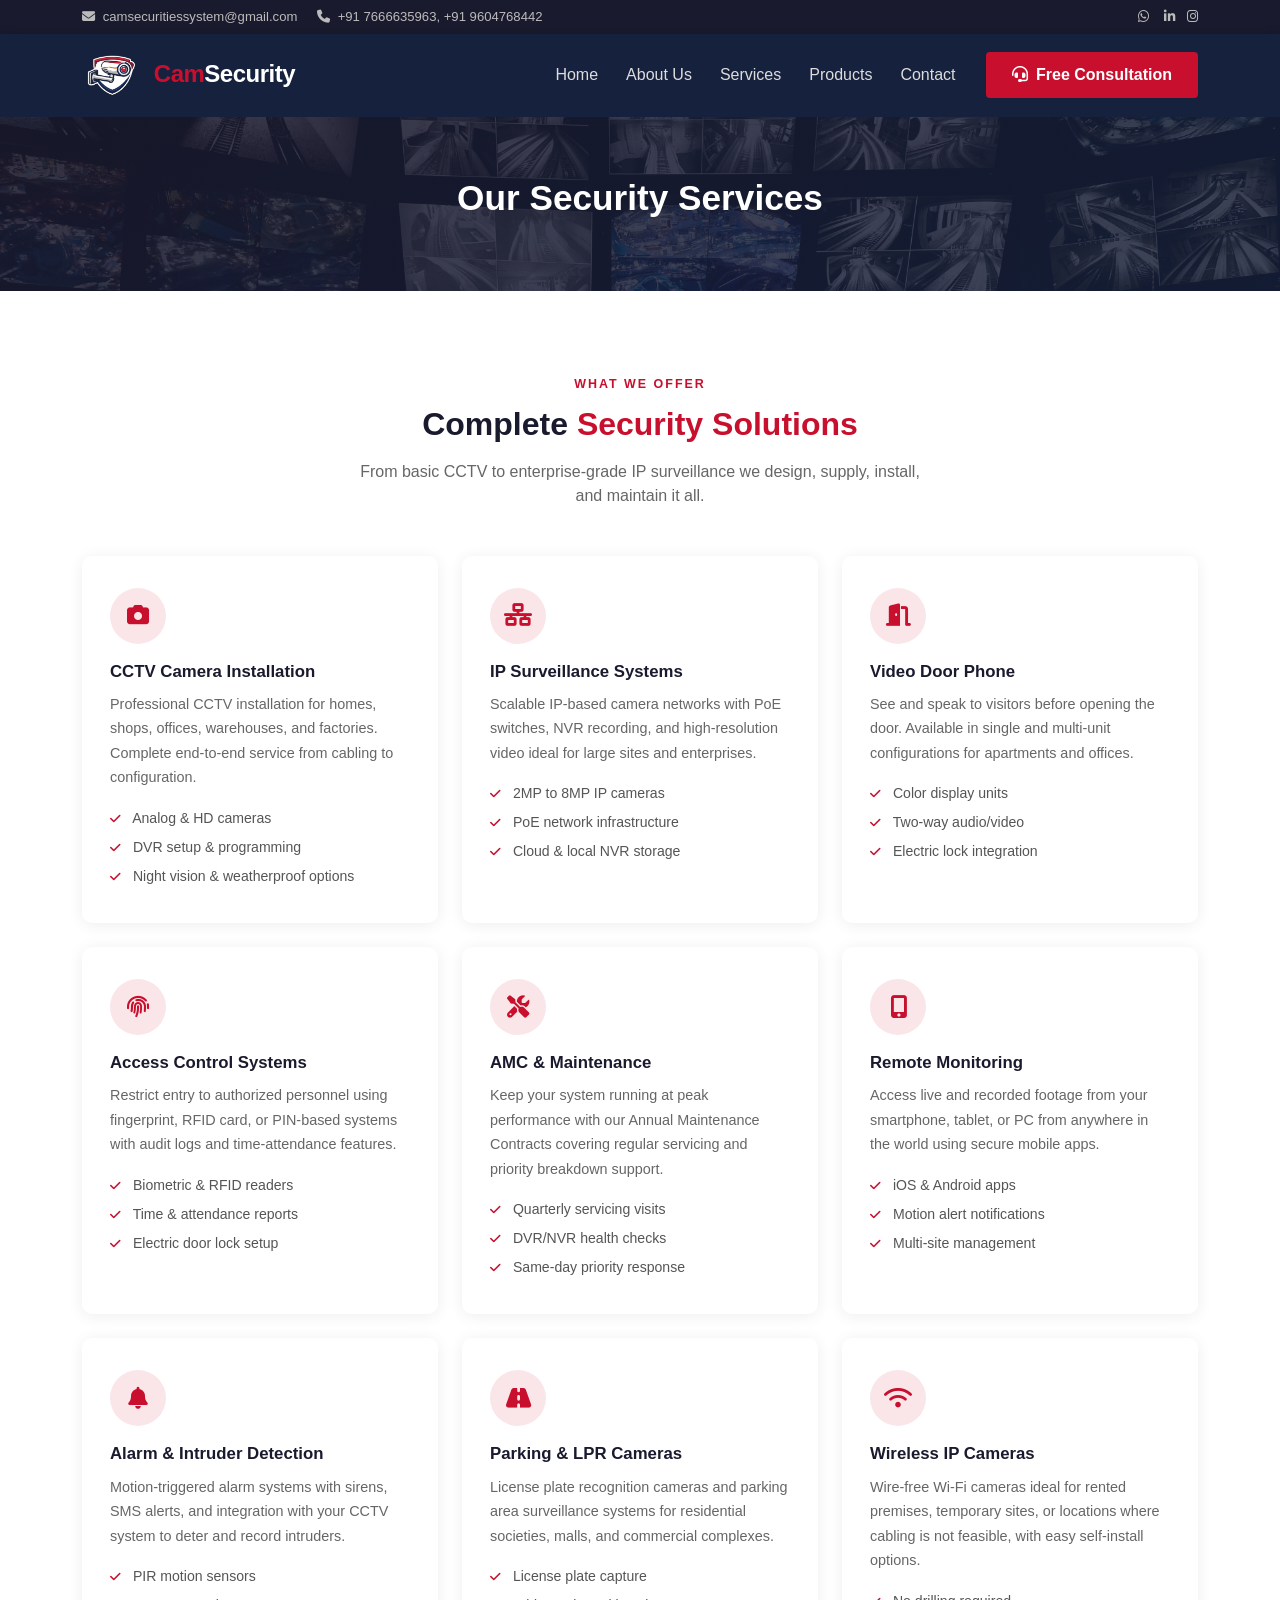
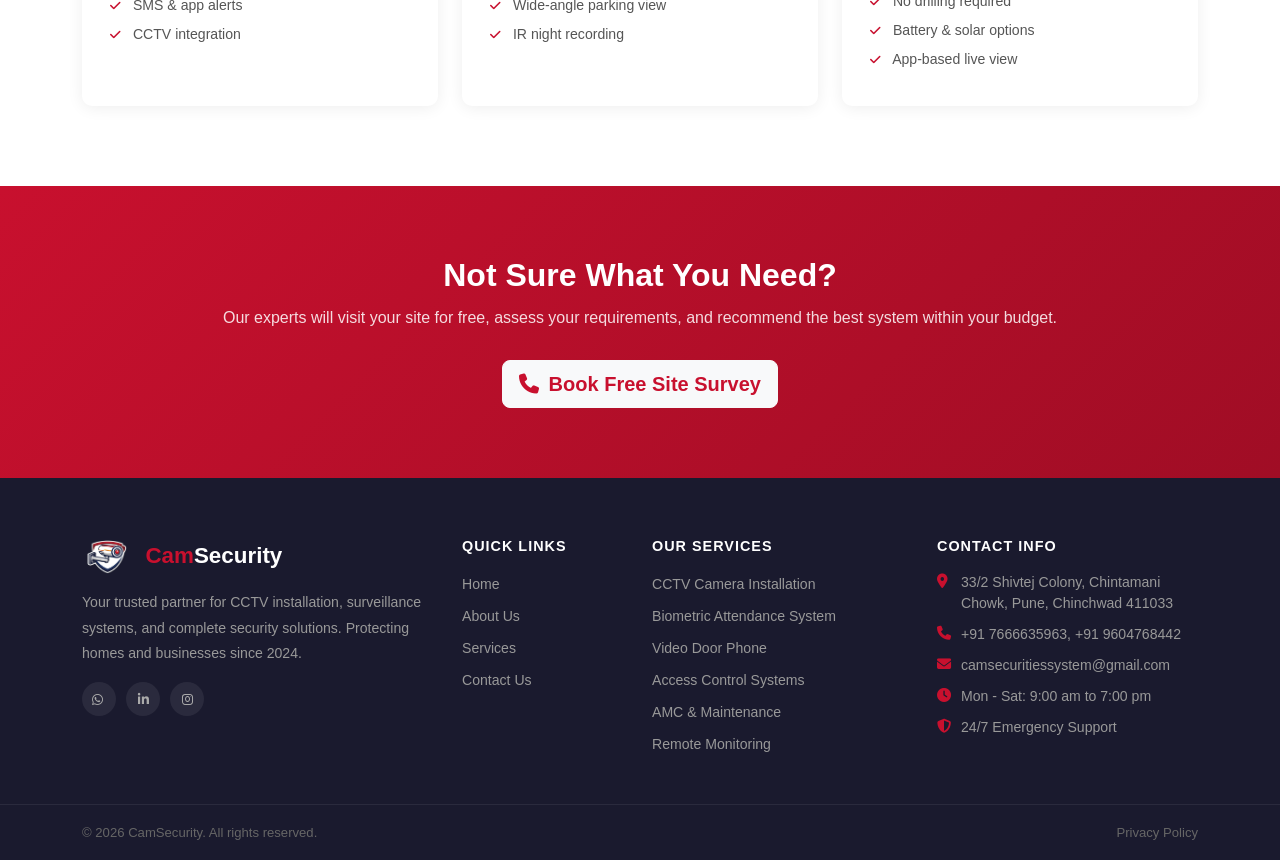
<file: services.html>
<!DOCTYPE html>
<html lang="en">
<head>
    <meta charset="utf-8" />
    <meta name="viewport" content="width=device-width, initial-scale=1.0" />
    <title>CCTV &amp; Security Services - CamSecurity</title>
    <link rel="stylesheet" href="https://cdn.jsdelivr.net/npm/bootstrap@5.3.0/dist/css/bootstrap.min.css" />
    <link rel="stylesheet" href="css/site.css" />
    <link rel="stylesheet" href="https://cdnjs.cloudflare.com/ajax/libs/font-awesome/6.5.0/css/all.min.css" />
</head>
<body>

    <!-- Top Info Bar -->
    <div class="top-bar d-none d-md-block">
        <div class="container d-flex justify-content-between align-items-center">
            <div class="top-bar-left">
                <span class="me-3"><i class="fa fa-envelope me-1"></i> camsecuritiessystem@gmail.com</span>
                <span><i class="fa fa-phone me-1"></i> +91 7666635963, +91 9604768442</span>
            </div>
            <div class="top-bar-right">
                <a href="https://wa.me/9604768442" target="_blank" class="me-2"><i class="fab fa-whatsapp me-1"></i></a>
                <a href="https://www.linkedin.com/company/camsecurity" target="_blank" class="me-2"><i class="fab fa-linkedin-in"></i></a>
                <a href="https://www.instagram.com/cam_seacurity_system.8442" target="_blank"><i class="fab fa-instagram"></i></a>
            </div>
        </div>
    </div>

    <!-- Main Navbar -->
    <header>
        <nav class="navbar navbar-expand-lg site-navbar">
            <div class="container">
                <a class="navbar-brand site-brand" href="index.html">
                    <img src="images/logo.jpg" alt="CamSecurity Logo" class="navbar-logo me-2" />
                    <span class="brand-highlight">Cam</span>Security
                </a>
                <button class="navbar-toggler" type="button" data-bs-toggle="collapse" data-bs-target="#mainNav"
                        aria-controls="mainNav" aria-expanded="false" aria-label="Toggle navigation">
                    <span class="navbar-toggler-icon"></span>
                </button>
                <div class="collapse navbar-collapse" id="mainNav">
                    <ul class="navbar-nav ms-auto align-items-lg-center">
                        <li class="nav-item">
                            <a class="nav-link" href="index.html">Home</a>
                        </li>
                        <li class="nav-item">
                            <a class="nav-link" href="about.html">About Us</a>
                        </li>
                        <li class="nav-item">
                            <a class="nav-link active" href="services.html">Services</a>
                        </li>
                        <li class="nav-item">
                            <a class="nav-link" href="products.html">Products</a>
                        </li>
                        <li class="nav-item">
                            <a class="nav-link" href="contact.html">Contact</a>
                        </li>
                        <li class="nav-item ms-lg-3">
                            <a class="btn btn-site-cta" href="contact.html">
                                <i class="fa fa-headset me-1"></i> Free Consultation
                            </a>
                        </li>
                    </ul>
                </div>
            </div>
        </nav>
    </header>

    <main role="main">

        <!-- Page Header -->
        <section class="page-header">
            <div class="container">
                <h1 class="page-header-title">Our Security Services</h1>
            </div>
        </section>

        <!-- Services Grid -->
        <section class="section-padding">
            <div class="container">
                <div class="text-center mb-5">
                    <span class="section-tag">What We Offer</span>
                    <h2 class="section-title">Complete <span class="brand-highlight">Security Solutions</span></h2>
                    <p class="section-subtitle">From basic CCTV to enterprise-grade IP surveillance we design, supply, install, and maintain it all.</p>
                </div>
                <div class="row gy-4">
                    <div class="col-lg-4 col-md-6">
                        <div class="service-card service-card-full" data-bs-toggle="modal" data-bs-target="#modal-cctv-service">
                            <div class="service-icon"><i class="fa fa-camera"></i></div>
                            <h5 class="service-title">CCTV Camera Installation</h5>
                            <p class="service-text">Professional CCTV installation for homes, shops, offices, warehouses, and factories. Complete end-to-end service from cabling to configuration.</p>
                            <ul class="service-features">
                                <li><i class="fa fa-check"></i> Analog &amp; HD cameras</li>
                                <li><i class="fa fa-check"></i> DVR setup &amp; programming</li>
                                <li><i class="fa fa-check"></i> Night vision &amp; weatherproof options</li>
                            </ul>
                        </div>
                    </div>
                    <div class="col-lg-4 col-md-6">
                        <div class="service-card service-card-full"
                             data-bs-toggle="modal"
                             data-bs-target="#modal-ip-service">
                            <div class="service-icon"><i class="fa fa-network-wired"></i></div>
                            <h5 class="service-title">IP Surveillance Systems</h5>
                            <p class="service-text">Scalable IP-based camera networks with PoE switches, NVR recording, and high-resolution video ideal for large sites and enterprises.</p>
                            <ul class="service-features">
                                <li><i class="fa fa-check"></i> 2MP to 8MP IP cameras</li>
                                <li><i class="fa fa-check"></i> PoE network infrastructure</li>
                                <li><i class="fa fa-check"></i> Cloud &amp; local NVR storage</li>
                            </ul>
                        </div>
                    </div>
                    <div class="col-lg-4 col-md-6">
                        <div class="service-card service-card-full"
                             data-bs-toggle="modal"
                             data-bs-target="#modal-vdp-service">
                            <div class="service-icon"><i class="fa fa-door-open"></i></div>
                            <h5 class="service-title">Video Door Phone</h5>
                            <p class="service-text">See and speak to visitors before opening the door. Available in single and multi-unit configurations for apartments and offices.</p>
                            <ul class="service-features">
                                <li><i class="fa fa-check"></i> Color display units</li>
                                <li><i class="fa fa-check"></i> Two-way audio/video</li>
                                <li><i class="fa fa-check"></i> Electric lock integration</li>
                            </ul>
                        </div>
                    </div>
                    <div class="col-lg-4 col-md-6">
                        <div class="service-card service-card-full"
                             data-bs-toggle="modal"
                             data-bs-target="#modal-access-service">
                            <div class="service-icon"><i class="fa fa-fingerprint"></i></div>
                            <h5 class="service-title">Access Control Systems</h5>
                            <p class="service-text">Restrict entry to authorized personnel using fingerprint, RFID card, or PIN-based systems with audit logs and time-attendance features.</p>
                            <ul class="service-features">
                                <li><i class="fa fa-check"></i> Biometric &amp; RFID readers</li>
                                <li><i class="fa fa-check"></i> Time &amp; attendance reports</li>
                                <li><i class="fa fa-check"></i> Electric door lock setup</li>
                            </ul>
                        </div>
                    </div>
                    <div class="col-lg-4 col-md-6">
                        <div class="service-card service-card-full"
                             data-bs-toggle="modal"
                             data-bs-target="#modal-amc-service">
                            <div class="service-icon"><i class="fa fa-tools"></i></div>
                            <h5 class="service-title">AMC &amp; Maintenance</h5>
                            <p class="service-text">Keep your system running at peak performance with our Annual Maintenance Contracts covering regular servicing and priority breakdown support.</p>
                            <ul class="service-features">
                                <li><i class="fa fa-check"></i> Quarterly servicing visits</li>
                                <li><i class="fa fa-check"></i> DVR/NVR health checks</li>
                                <li><i class="fa fa-check"></i> Same-day priority response</li>
                            </ul>
                        </div>
                    </div>
                    <div class="col-lg-4 col-md-6">
                        <div class="service-card service-card-full"
                             data-bs-toggle="modal"
                             data-bs-target="#modal-remote-service">
                            <div class="service-icon"><i class="fa fa-mobile-alt"></i></div>
                            <h5 class="service-title">Remote Monitoring</h5>
                            <p class="service-text">Access live and recorded footage from your smartphone, tablet, or PC from anywhere in the world using secure mobile apps.</p>
                            <ul class="service-features">
                                <li><i class="fa fa-check"></i> iOS &amp; Android apps</li>
                                <li><i class="fa fa-check"></i> Motion alert notifications</li>
                                <li><i class="fa fa-check"></i> Multi-site management</li>
                            </ul>
                        </div>
                    </div>
                    <div class="col-lg-4 col-md-6">
                        <div class="service-card service-card-full"
                             data-bs-toggle="modal"
                             data-bs-target="#modal-alarm-service">
                            <div class="service-icon"><i class="fa fa-bell"></i></div>
                            <h5 class="service-title">Alarm &amp; Intruder Detection</h5>
                            <p class="service-text">Motion-triggered alarm systems with sirens, SMS alerts, and integration with your CCTV system to deter and record intruders.</p>
                            <ul class="service-features">
                                <li><i class="fa fa-check"></i> PIR motion sensors</li>
                                <li><i class="fa fa-check"></i> SMS &amp; app alerts</li>
                                <li><i class="fa fa-check"></i> CCTV integration</li>
                            </ul>
                        </div>
                    </div>
                    <div class="col-lg-4 col-md-6">
                        <div class="service-card service-card-full"
                             data-bs-toggle="modal"
                             data-bs-target="#modal-parking-service">
                            <div class="service-icon"><i class="fa fa-road"></i></div>
                            <h5 class="service-title">Parking &amp; LPR Cameras</h5>
                            <p class="service-text">License plate recognition cameras and parking area surveillance systems for residential societies, malls, and commercial complexes.</p>
                            <ul class="service-features">
                                <li><i class="fa fa-check"></i> License plate capture</li>
                                <li><i class="fa fa-check"></i> Wide-angle parking view</li>
                                <li><i class="fa fa-check"></i> IR night recording</li>
                            </ul>
                        </div>
                    </div>
                    <div class="col-lg-4 col-md-6">
                        <div class="service-card service-card-full"
                             data-bs-toggle="modal"
                             data-bs-target="#modal-wireless-service">
                            <div class="service-icon"><i class="fa fa-wifi"></i></div>
                            <h5 class="service-title">Wireless IP Cameras</h5>
                            <p class="service-text">Wire-free Wi-Fi cameras ideal for rented premises, temporary sites, or locations where cabling is not feasible, with easy self-install options.</p>
                            <ul class="service-features">
                                <li><i class="fa fa-check"></i> No drilling required</li>
                                <li><i class="fa fa-check"></i> Battery &amp; solar options</li>
                                <li><i class="fa fa-check"></i> App-based live view</li>
                            </ul>
                        </div>
                    </div>
                </div>
            </div>
        </section>

        <!-- CCTV Service Modal -->
        <div class="modal fade" id="modal-cctv-service" tabindex="-1">
            <div class="modal-dialog modal-xl modal-dialog-centered modal-dialog-scrollable">
                <div class="modal-content">

                    <div class="modal-header prod-modal-header">
                        <div>
                            <h5 class="modal-title fw-bold">CCTV Camera Installation</h5>
                            <p class="text-muted small mb-0">
                                Complete CCTV solutions for homes, offices, shops, and industries.
                            </p>
                        </div>
                        <button type="button" class="btn-close" data-bs-dismiss="modal"></button>
                    </div>

                    <div class="modal-body p-4">
                        <div class="row gy-4">

                            <div class="col-lg-6">
                                <div class="prod-detail-card">
                                    <h6 class="prod-detail-title">Installation Services</h6>

                                    <ul class="service-features">
                                        <li><i class="fa fa-check"></i> Site inspection & planning</li>
                                        <li><i class="fa fa-check"></i> Camera positioning</li>
                                        <li><i class="fa fa-check"></i> Cable wiring & setup</li>
                                        <li><i class="fa fa-check"></i> DVR/NVR configuration</li>
                                        <li><i class="fa fa-check"></i> Mobile app setup</li>
                                    </ul>
                                </div>
                            </div>

                            <div class="col-lg-6">
                                <div class="prod-detail-card">
                                    <h6 class="prod-detail-title">Key Features</h6>

                                    <ul class="service-features">
                                        <li><i class="fa fa-check"></i> HD & IP Cameras</li>
                                        <li><i class="fa fa-check"></i> Night Vision Support</li>
                                        <li><i class="fa fa-check"></i> Remote Monitoring</li>
                                        <li><i class="fa fa-check"></i> Weatherproof Setup</li>
                                        <li><i class="fa fa-check"></i> 1 Year Service Support</li>
                                    </ul>
                                </div>
                            </div>
                            <a href="https://wa.me/9604768442?text=I want CCTV Installation"
                               class="btn btn-site-cta mt-3 w-100">
                                <i class="fab fa-whatsapp me-1"></i> Get Quote
                            </a>

                        </div>
                    </div>

                </div>
            </div>
        </div>
        <div class="modal fade" id="modal-ip-service" tabindex="-1">
            <div class="modal-dialog modal-xl modal-dialog-centered modal-dialog-scrollable">
                <div class="modal-content">

                    <div class="modal-header prod-modal-header">
                        <div>
                            <h5 class="modal-title fw-bold">IP Surveillance Systems</h5>
                            <p class="text-muted small mb-0">
                                Advanced IP-based camera systems for large-scale security and monitoring.
                            </p>
                        </div>
                        <button type="button" class="btn-close" data-bs-dismiss="modal"></button>
                    </div>

                    <div class="modal-body p-4">
                        <div class="row gy-4">

                            <div class="col-lg-6">
                                <div class="prod-detail-card">
                                    <h6 class="prod-detail-title">Our Services</h6>
                                    <ul class="service-features">
                                        <li><i class="fa fa-check"></i> Network planning & setup</li>
                                        <li><i class="fa fa-check"></i> PoE switch installation</li>
                                        <li><i class="fa fa-check"></i> NVR configuration</li>
                                        <li><i class="fa fa-check"></i> Remote cloud setup</li>
                                        <li><i class="fa fa-check"></i> Enterprise solutions</li>
                                    </ul>
                                </div>
                            </div>

                            <div class="col-lg-6">
                                <div class="prod-detail-card">
                                    <h6 class="prod-detail-title">Key Features</h6>
                                    <ul class="service-features">
                                        <li><i class="fa fa-check"></i> 2MP to 8MP cameras</li>
                                        <li><i class="fa fa-check"></i> High-resolution video</li>
                                        <li><i class="fa fa-check"></i> Centralized monitoring</li>
                                        <li><i class="fa fa-check"></i> Scalable architecture</li>
                                        <li><i class="fa fa-check"></i> Cloud & local storage</li>
                                    </ul>
                                </div>
                            </div>
                        </div>
                        <a href="https://wa.me/9604768442?text=I want IP Surveillance System"
                           class="btn btn-site-cta mt-3 w-100">
                            <i class="fab fa-whatsapp me-1"></i> Get Quote
                        </a>
                    </div>

                </div>
            </div>
        </div>
        <div class="modal fade" id="modal-vdp-service" tabindex="-1">
            <div class="modal-dialog modal-xl modal-dialog-centered modal-dialog-scrollable">
                <div class="modal-content">

                    <div class="modal-header prod-modal-header">
                        <div>
                            <h5 class="modal-title fw-bold">Video Door Phone</h5>
                            <p class="text-muted small mb-0">
                                Secure your entry with smart video door communication systems.
                            </p>
                        </div>
                        <button type="button" class="btn-close" data-bs-dismiss="modal"></button>
                    </div>

                    <div class="modal-body p-4">
                        <div class="row gy-4">

                            <div class="col-lg-6">
                                <div class="prod-detail-card">
                                    <h6 class="prod-detail-title">Our Services</h6>
                                    <ul class="service-features">
                                        <li><i class="fa fa-check"></i> Installation & setup</li>
                                        <li><i class="fa fa-check"></i> Multi-unit configuration</li>
                                        <li><i class="fa fa-check"></i> Indoor monitor setup</li>
                                        <li><i class="fa fa-check"></i> Mobile app integration</li>
                                        <li><i class="fa fa-check"></i> Maintenance support</li>
                                    </ul>
                                </div>
                            </div>

                            <div class="col-lg-6">
                                <div class="prod-detail-card">
                                    <h6 class="prod-detail-title">Key Features</h6>
                                    <ul class="service-features">
                                        <li><i class="fa fa-check"></i> Two-way audio/video</li>
                                        <li><i class="fa fa-check"></i> Color display units</li>
                                        <li><i class="fa fa-check"></i> Night vision camera</li>
                                        <li><i class="fa fa-check"></i> Electric lock support</li>
                                        <li><i class="fa fa-check"></i> Smartphone connectivity</li>
                                    </ul>
                                </div>
                            </div>
                        </div>
                        <a href="https://wa.me/9604768442?text=I want Video Door Phone"
                           class="btn btn-site-cta mt-3 w-100">
                            <i class="fab fa-whatsapp me-1"></i> Get Quote
                        </a>
                    </div>

                </div>
            </div>
        </div>
        <div class="modal fade" id="modal-access-service" tabindex="-1">
            <div class="modal-dialog modal-xl modal-dialog-centered modal-dialog-scrollable">
                <div class="modal-content">

                    <div class="modal-header prod-modal-header">
                        <div>
                            <h5 class="modal-title fw-bold">Access Control Systems</h5>
                            <p class="text-muted small mb-0">
                                Secure and manage entry using biometric and RFID-based systems.
                            </p>
                        </div>
                        <button type="button" class="btn-close" data-bs-dismiss="modal"></button>
                    </div>

                    <div class="modal-body p-4">
                        <div class="row gy-4">

                            <div class="col-lg-6">
                                <div class="prod-detail-card">
                                    <h6 class="prod-detail-title">Our Services</h6>
                                    <ul class="service-features">
                                        <li><i class="fa fa-check"></i> Biometric installation</li>
                                        <li><i class="fa fa-check"></i> RFID card setup</li>
                                        <li><i class="fa fa-check"></i> Door lock integration</li>
                                        <li><i class="fa fa-check"></i> Attendance system setup</li>
                                        <li><i class="fa fa-check"></i> Software configuration</li>
                                    </ul>

                                </div>
                            </div>

                            <div class="col-lg-6">
                                <div class="prod-detail-card">
                                    <h6 class="prod-detail-title">Key Features</h6>
                                    <ul class="service-features">
                                        <li><i class="fa fa-check"></i> Fingerprint & RFID access</li>
                                        <li><i class="fa fa-check"></i> User management system</li>
                                        <li><i class="fa fa-check"></i> Attendance reports</li>
                                        <li><i class="fa fa-check"></i> Secure entry logs</li>
                                        <li><i class="fa fa-check"></i> Real-time monitoring</li>
                                    </ul>
                                </div>
                            </div>
                        </div>
                        <a href="https://wa.me/9604768442?text=I want Access Control System"
                           class="btn btn-site-cta mt-3 w-100">
                            <i class="fab fa-whatsapp me-1"></i> Get Quote
                        </a>
                    </div>

                </div>
            </div>
        </div>
        <div class="modal fade" id="modal-amc-service" tabindex="-1">
            <div class="modal-dialog modal-xl modal-dialog-centered modal-dialog-scrollable">
                <div class="modal-content">

                    <div class="modal-header prod-modal-header">
                        <div>
                            <h5 class="modal-title fw-bold">AMC & Maintenance</h5>
                            <p class="text-muted small mb-0">
                                Keep your systems running smoothly with regular maintenance services.
                            </p>
                        </div>
                        <button type="button" class="btn-close" data-bs-dismiss="modal"></button>
                    </div>

                    <div class="modal-body p-4">
                        <div class="row gy-4">

                            <div class="col-lg-6">
                                <div class="prod-detail-card">
                                    <h6 class="prod-detail-title">Our Services</h6>
                                    <ul class="service-features">
                                        <li><i class="fa fa-check"></i> Quarterly servicing</li>
                                        <li><i class="fa fa-check"></i> System health check</li>
                                        <li><i class="fa fa-check"></i> Fault diagnosis</li>
                                        <li><i class="fa fa-check"></i> Repair & replacement</li>
                                        <li><i class="fa fa-check"></i> Priority support</li>
                                    </ul>
                                </div>
                            </div>

                            <div class="col-lg-6">
                                <div class="prod-detail-card">
                                    <h6 class="prod-detail-title">Key Features</h6>
                                    <ul class="service-features">
                                        <li><i class="fa fa-check"></i> Regular inspections</li>
                                        <li><i class="fa fa-check"></i> Reduced downtime</li>
                                        <li><i class="fa fa-check"></i> Cost-effective plans</li>
                                        <li><i class="fa fa-check"></i> Expert technicians</li>
                                        <li><i class="fa fa-check"></i> Same-day response</li>
                                    </ul>
                                </div>
                            </div>
                        </div>
                        <a href="https://wa.me/9604768442?text=I want AMC Service"
                           class="btn btn-site-cta mt-3 w-100">
                            <i class="fab fa-whatsapp me-1"></i> Get Quote
                        </a>
                    </div>

                </div>
            </div>
        </div>
        <div class="modal fade" id="modal-remote-service" tabindex="-1">
            <div class="modal-dialog modal-xl modal-dialog-centered modal-dialog-scrollable">
                <div class="modal-content">

                    <div class="modal-header prod-modal-header">
                        <div>
                            <h5 class="modal-title fw-bold">Remote Monitoring</h5>
                            <p class="text-muted small mb-0">
                                Monitor your CCTV systems anytime, anywhere using mobile and web apps.
                            </p>
                        </div>
                        <button type="button" class="btn-close" data-bs-dismiss="modal"></button>
                    </div>

                    <div class="modal-body p-4">
                        <div class="row gy-4">

                            <div class="col-lg-6">
                                <div class="prod-detail-card">
                                    <h6 class="prod-detail-title">Our Services</h6>
                                    <ul class="service-features">
                                        <li><i class="fa fa-check"></i> Mobile app setup</li>
                                        <li><i class="fa fa-check"></i> Remote DVR/NVR access</li>
                                        <li><i class="fa fa-check"></i> Cloud configuration</li>
                                        <li><i class="fa fa-check"></i> Multi-device login setup</li>
                                        <li><i class="fa fa-check"></i> User access control</li>
                                    </ul>
                                </div>
                            </div>

                            <div class="col-lg-6">
                                <div class="prod-detail-card">
                                    <h6 class="prod-detail-title">Key Features</h6>
                                    <ul class="service-features">
                                        <li><i class="fa fa-check"></i> Live camera access</li>
                                        <li><i class="fa fa-check"></i> Playback from anywhere</li>
                                        <li><i class="fa fa-check"></i> Instant alert notifications</li>
                                        <li><i class="fa fa-check"></i> Secure login system</li>
                                        <li><i class="fa fa-check"></i> Multi-location monitoring</li>
                                    </ul>
                                </div>
                            </div>
                        </div>
                        <a href="https://wa.me/9604768442?text=I want Remote Monitoring Setup"
                           class="btn btn-site-cta mt-3 w-100">
                            <i class="fab fa-whatsapp me-1"></i> Get Quote
                        </a>
                    </div>

                </div>
            </div>
        </div>
        <div class="modal fade" id="modal-alarm-service" tabindex="-1">
            <div class="modal-dialog modal-xl modal-dialog-centered modal-dialog-scrollable">
                <div class="modal-content">

                    <div class="modal-header prod-modal-header">
                        <div>
                            <h5 class="modal-title fw-bold">Alarm & Intruder Detection</h5>
                            <p class="text-muted small mb-0">
                                Protect your property with advanced intrusion detection and alarm systems.
                            </p>
                        </div>
                        <button type="button" class="btn-close" data-bs-dismiss="modal"></button>
                    </div>

                    <div class="modal-body p-4">
                        <div class="row gy-4">

                            <div class="col-lg-6">
                                <div class="prod-detail-card">
                                    <h6 class="prod-detail-title">Our Services</h6>
                                    <ul class="service-features">
                                        <li><i class="fa fa-check"></i> Motion sensor installation</li>
                                        <li><i class="fa fa-check"></i> Alarm system setup</li>
                                        <li><i class="fa fa-check"></i> Siren & alert configuration</li>
                                        <li><i class="fa fa-check"></i> Integration with CCTV</li>
                                        <li><i class="fa fa-check"></i> System testing & setup</li>
                                    </ul>

                                </div>
                            </div>

                            <div class="col-lg-6">
                                <div class="prod-detail-card">
                                    <h6 class="prod-detail-title">Key Features</h6>
                                    <ul class="service-features">
                                        <li><i class="fa fa-check"></i> Real-time alerts</li>
                                        <li><i class="fa fa-check"></i> SMS & app notifications</li>
                                        <li><i class="fa fa-check"></i> High sensitivity sensors</li>
                                        <li><i class="fa fa-check"></i> Wireless options available</li>
                                        <li><i class="fa fa-check"></i> 24/7 security monitoring</li>
                                    </ul>
                                </div>
                            </div>
                        </div>
                        <a href="https://wa.me/9604768442?text=I want Intruder Alarm System"
                           class="btn btn-site-cta mt-3 w-100">
                            <i class="fab fa-whatsapp me-1"></i> Get Quote
                        </a>
                    </div>

                </div>
            </div>
        </div>
        <div class="modal fade" id="modal-parking-service" tabindex="-1">
            <div class="modal-dialog modal-xl modal-dialog-centered modal-dialog-scrollable">
                <div class="modal-content">

                    <!-- Header -->
                    <div class="modal-header prod-modal-header">
                        <div>
                            <h5 class="modal-title fw-bold">Parking & LPR Cameras</h5>
                            <p class="text-muted small mb-0">
                                Smart parking management and automatic number plate recognition systems.
                            </p>
                        </div>
                        <button type="button" class="btn-close" data-bs-dismiss="modal"></button>
                    </div>

                    <!-- Body -->
                    <div class="modal-body p-4">
                        <div class="row gy-4">

                            <!-- Left -->
                            <div class="col-lg-6">
                                <div class="prod-detail-card">
                                    <h6 class="prod-detail-title">Our Services</h6>

                                    <ul class="service-features">
                                        <li><i class="fa fa-check"></i> LPR camera installation</li>
                                        <li><i class="fa fa-check"></i> Entry & exit monitoring setup</li>
                                        <li><i class="fa fa-check"></i> Parking surveillance design</li>
                                        <li><i class="fa fa-check"></i> Software integration & setup</li>
                                        <li><i class="fa fa-check"></i> Access control integration</li>
                                    </ul>
                                </div>
                            </div>

                            <!-- Right -->
                            <div class="col-lg-6">
                                <div class="prod-detail-card">
                                    <h6 class="prod-detail-title">Key Features</h6>

                                    <ul class="service-features">
                                        <li><i class="fa fa-check"></i> Automatic number plate recognition</li>
                                        <li><i class="fa fa-check"></i> High-speed vehicle detection</li>
                                        <li><i class="fa fa-check"></i> Day & night performance</li>
                                        <li><i class="fa fa-check"></i> Secure data storage</li>
                                        <li><i class="fa fa-check"></i> Real-time monitoring & reports</li>
                                    </ul>
                                </div>
                            </div>

                        </div>
                        <a href="https://wa.me/9604768442?text=I want Parking & LPR Camera System"
                           class="btn btn-site-cta mt-3 w-100">
                            <i class="fab fa-whatsapp me-1"></i> Get Quote
                        </a>
                    </div>

                </div>
            </div>
        </div>
        <div class="modal fade" id="modal-wireless-service" tabindex="-1">
            <div class="modal-dialog modal-xl modal-dialog-centered modal-dialog-scrollable">
                <div class="modal-content">

                    <div class="modal-header prod-modal-header">
                        <div>
                            <h5 class="modal-title fw-bold">Wireless IP Cameras</h5>
                            <p class="text-muted small mb-0">
                                Easy-to-install wireless cameras with smart connectivity and control.
                            </p>
                        </div>
                        <button type="button" class="btn-close" data-bs-dismiss="modal"></button>
                    </div>

                    <div class="modal-body p-4">
                        <div class="row gy-4">

                            <div class="col-lg-6">
                                <div class="prod-detail-card">
                                    <h6 class="prod-detail-title">Our Services</h6>
                                    <ul class="service-features">
                                        <li><i class="fa fa-check"></i> WiFi camera installation</li>
                                        <li><i class="fa fa-check"></i> App configuration</li>
                                        <li><i class="fa fa-check"></i> Cloud storage setup</li>
                                        <li><i class="fa fa-check"></i> Indoor & outdoor setup</li>
                                        <li><i class="fa fa-check"></i> Troubleshooting support</li>
                                    </ul>
                                </div>
                            </div>

                            <div class="col-lg-6">
                                <div class="prod-detail-card">
                                    <h6 class="prod-detail-title">Key Features</h6>
                                    <ul class="service-features">
                                        <li><i class="fa fa-check"></i> No complex wiring</li>
                                        <li><i class="fa fa-check"></i> HD video quality</li>
                                        <li><i class="fa fa-check"></i> Motion detection alerts</li>
                                        <li><i class="fa fa-check"></i> Night vision support</li>
                                        <li><i class="fa fa-check"></i> Mobile app control</li>
                                    </ul>
                                </div>
                            </div>
                        </div>
                        <a href="https://wa.me/9604768442?text=I want Wireless IP Camera"
                           class="btn btn-site-cta mt-3 w-100">
                            <i class="fab fa-whatsapp me-1"></i> Get Quote
                        </a>
                    </div>

                </div>
            </div>
        </div>
        <!-- CTA -->
        <section class="cta-section">
            <div class="container text-center">
                <h2 class="cta-title">Not Sure What You Need?</h2>
                <p class="cta-subtitle">Our experts will visit your site for free, assess your requirements, and recommend the best system within your budget.</p>
                <a href="contact.html" class="btn btn-light btn-lg cta-btn"><i class="fa fa-phone me-1"></i> Book Free Site Survey</a>   
            </div>
        </section>


    </main>

    <!-- Footer -->
    <footer class="site-footer">
        <div class="container">
            <div class="row gy-4">
                <div class="col-lg-4 col-md-6">
                    <h5 class="footer-brand">
                        <img src="images/footer-logo.jpg" alt="CamSecurity Logo" class="footer-logo me-2" />
                        <span class="brand-highlight">Cam</span>Security
                    </h5>
                    <p class="footer-about">Your trusted partner for CCTV installation, surveillance systems, and complete security solutions. Protecting homes and businesses since 2024.</p>
                    <div class="footer-social mt-3">
                        <a href="https://wa.me/9604768442" target="_blank"><i class="fab fa-whatsapp me-1"></i></a>
                        <a href="https://www.linkedin.com/company/camsecurity" target="_blank"><i class="fab fa-linkedin-in"></i></a>
                        <a href="https://www.instagram.com/cam_seacurity_system.8442" target="_blank"><i class="fab fa-instagram"></i></a>
                    </div>
                </div>
                <div class="col-lg-2 col-md-6">
                    <h6 class="footer-heading">Quick Links</h6>
                    <ul class="footer-links">
                        <li><a href="index.html">Home</a></li>
                        <li><a href="about.html">About Us</a></li>
                        <li><a href="services.html">Services</a></li>
                        <li><a href="contact.html">Contact Us</a></li>
                    </ul>
                </div>
                <div class="col-lg-3 col-md-6">
                    <h6 class="footer-heading">Our Services</h6>
                    <ul class="footer-links">
                        <li><a href="services.html">CCTV Camera Installation</a></li>
                        <li><a href="services.html">Biometric Attendance System</a></li>
                        <li><a href="services.html">Video Door Phone</a></li>
                        <li><a href="services.html">Access Control Systems</a></li>
                        <li><a href="services.html">AMC &amp; Maintenance</a></li>
                        <li><a href="services.html">Remote Monitoring</a></li>
                    </ul>
                </div>
                <div class="col-lg-3 col-md-6">
                    <h6 class="footer-heading">Contact Info</h6>
                    <ul class="footer-contact">
                        <li><i class="fa fa-map-marker-alt"></i> 33/2 Shivtej Colony, Chintamani Chowk, Pune, Chinchwad 411033</li>
                        <li><i class="fa fa-phone"></i> +91 7666635963, +91 9604768442</li>
                        <li><i class="fa fa-envelope"></i> camsecuritiessystem@gmail.com</li>
                        <li><i class="fa fa-clock"></i> Mon - Sat: 9:00 am to 7:00 pm</li>
                        <li><i class="fa fa-shield-alt"></i> 24/7 Emergency Support</li>
                    </ul>
                </div>
            </div>
        </div>
        <div class="footer-bottom">
            <div class="container d-flex flex-column flex-md-row justify-content-between align-items-center">
                <p class="mb-0">&copy; <span id="year"></span> CamSecurity. All rights reserved.</p>
                <a href="privacy.html" class="footer-privacy">Privacy Policy</a>
            </div>
        </div>
    </footer>

    <script src="https://cdn.jsdelivr.net/npm/jquery@3.7.1/dist/jquery.min.js"></script>
    <script src="https://cdn.jsdelivr.net/npm/bootstrap@5.3.0/dist/js/bootstrap.bundle.min.js"></script>
    <script src="js/site.js"></script>
    <script>
        document.getElementById('year').textContent = new Date().getFullYear();
    </script>
</body>
</html>
</file>
<file: css/site.css>
/* ===== GLOBAL ===== */
:root {
    --primary:     #c8102e;
    --primary-dark:#a00d25;
    --dark:        #1a1a2e;
    --dark-2:      #16213e;
    --text:        #444;
    --light-gray:  #f5f6fa;
    --white:       #ffffff;
}

html { font-size: 16px; }

body {
    font-family: 'Segoe UI', Tahoma, Geneva, Verdana, sans-serif;
    color: var(--text);
    margin: 0;
}

a { text-decoration: none; }

.brand-highlight { color: var(--primary); }

.btn-site-cta {
    background: var(--primary);
    color: var(--white);
    border: 2px solid var(--primary);
    border-radius: 4px;
    font-weight: 600;
    padding: 0.55rem 1.5rem;
    transition: background 0.25s, color 0.25s;
}
.btn-site-cta:hover {
    background: var(--primary-dark);
    border-color: var(--primary-dark);
    color: var(--white);
}

.section-padding { padding: 80px 0; }
.bg-light-gray    { background: var(--light-gray); }

.section-tag {
    display: inline-block;
    font-size: 0.78rem;
    font-weight: 700;
    letter-spacing: 2px;
    text-transform: uppercase;
    color: var(--primary);
    margin-bottom: 10px;
}
.section-title {
    font-size: 2rem;
    font-weight: 700;
    color: var(--dark);
    margin-bottom: 16px;
    line-height: 1.25;
}
.section-subtitle {
    color: #666;
    max-width: 560px;
    margin: 0 auto;
}
.section-text { color: #555; line-height: 1.8; margin-bottom: 14px; }

/* ===== TOP BAR ===== */
.top-bar {
    background: var(--dark);
    color: #bbb;
    font-size: 0.82rem;
    padding: 7px 0;
}
.top-bar a {
    color: #bbb;
    transition: color 0.2s;
}
.top-bar a:hover { color: var(--primary); }

/* ===== NAVBAR ===== */
.site-navbar {
    background: var(--dark-2);
    padding: 14px 0;
    box-shadow: 0 2px 10px rgba(0,0,0,0.25);
}
.site-brand {
    font-size: 1.5rem;
    font-weight: 800;
    color: var(--white) !important;
    letter-spacing: -0.5px;
}
.site-navbar .nav-link {
    color: #ddd !important;
    font-weight: 500;
    padding: 6px 14px !important;
    transition: color 0.2s;
}
.site-navbar .nav-link:hover { color: var(--primary) !important; }
.site-navbar .navbar-toggler { border-color: rgba(255,255,255,0.3); }
.site-navbar .navbar-toggler-icon { filter: invert(1); }

/* ===== NAVBAR LOGO ===== */
.navbar-logo {
    height: 45px;
    width: auto;
    object-fit: contain;
    vertical-align: middle;
    border-radius: 4px;
    background: var(--dark-2);        /* match the navbar background */
    padding: 2px 4px;                 /* small breathing room around the icon */
    mix-blend-mode: lighten;          /* blends dark logo bg into dark navbar */
    border: none; /* subtle edge softener */
}

/* ===== HERO ===== */
.hero-section {
    position: relative;
    background-image: url('../images/hero-bg.jpg');
    background-size: cover;
    background-position: center top;
    background-repeat: no-repeat;
    background-attachment: fixed;
    min-height: 560px;
    display: flex;
    align-items: center;
    overflow: hidden;
}
.hero-overlay {
    position: absolute;
    inset: 0;
    /* Dark tint over your photo � keeps white text readable */
    background: linear-gradient(
        135deg,
        rgba(26, 26, 46, 0.85) 0%,
        rgba(22, 33, 62, 0.78) 60%,
        rgba(15, 52, 96, 0.70) 100%
    );
}
.hero-content {
    position: relative;
    z-index: 2;
    padding: 80px 0;
}
.min-vh-hero { min-height: 400px; }
.hero-badge {
    display: inline-block;
    background: rgba(200,16,46,0.15);
    border: 1px solid var(--primary);
    color: #f8a0b0;
    font-size: 0.78rem;
    font-weight: 700;
    letter-spacing: 2px;
    text-transform: uppercase;
    padding: 5px 14px;
    border-radius: 30px;
    margin-bottom: 18px;
}
.hero-title {
    font-size: 2.8rem;
    font-weight: 800;
    color: var(--white);
    line-height: 1.2;
    margin-bottom: 20px;
}
.hero-subtitle {
    color: #bbb;
    font-size: 1.05rem;
    line-height: 1.8;
    margin-bottom: 32px;
    max-width: 520px;
}
.hero-actions .btn-outline-light { border-width: 2px; font-weight: 600; }

/* ===== STATS BAR ===== */
.stats-bar {
    background: var(--primary);
    padding: 32px 0;
}
.stat-item { padding: 8px; }
.stat-number {
    font-size: 2rem;
    font-weight: 800;
    color: var(--white);
    margin: 0;
}
.stat-label {
    color: rgba(255,255,255,0.8);
    font-size: 0.85rem;
    font-weight: 500;
    margin: 0;
    text-transform: uppercase;
    letter-spacing: 1px;
}

/* ===== ABOUT SECTION ===== */
.about-img-wrapper {
    position: relative;
    border-radius: 12px;
    overflow: visible;
}
.about-img-placeholder {
    background: linear-gradient(135deg, var(--dark), var(--dark-2));
    border-radius: 12px;
    min-height: 360px;
    display: flex;
    align-items: center;
    justify-content: center;
}
.about-badge-box {
    position: absolute;
    bottom: -20px;
    right: 20px;
    background: var(--primary);
    color: white;
    border-radius: 10px;
    padding: 14px 20px;
    text-align: center;
    box-shadow: 0 4px 20px rgba(200,16,46,0.4);
}
.about-badge-number { display: block; font-size: 1.8rem; font-weight: 800; line-height: 1; }
.about-badge-text   { font-size: 0.75rem; font-weight: 600; text-transform: uppercase; letter-spacing: 1px; }

.about-list { list-style: none; padding: 0; margin: 16px 0; }
.about-list li {
    padding: 6px 0;
    color: #555;
    font-size: 0.95rem;
}
.about-list li i {
    color: var(--primary);
    margin-right: 10px;
}

/* ===== SERVICES ===== */
.service-card {
    background: var(--white);
    border-radius: 10px;
    padding: 32px 28px;
    box-shadow: 0 2px 16px rgba(0,0,0,0.07);
    transition: transform 0.25s, box-shadow 0.25s;
    height: 100%;
}
.service-card:hover {
    transform: translateY(-6px);
    box-shadow: 0 8px 32px rgba(0,0,0,0.12);
}
.service-icon {
    width: 56px; height: 56px;
    border-radius: 50%;
    background: rgba(200,16,46,0.1);
    display: flex; align-items: center; justify-content: center;
    margin-bottom: 18px;
    font-size: 1.4rem;
    color: var(--primary);
}
.service-title { font-size: 1.05rem; font-weight: 700; color: var(--dark); margin-bottom: 10px; }
.service-text  { color: #666; font-size: 0.9rem; line-height: 1.7; margin-bottom: 14px; }
.service-link  { color: var(--primary); font-weight: 600; font-size: 0.88rem; transition: color 0.2s; }
.service-link:hover { color: var(--primary-dark); }

.service-card-full .service-features {
    list-style: none;
    padding: 0;
    margin: 12px 0 0;
}
.service-card-full .service-features li {
    font-size: 0.88rem;
    color: #555;
    padding: 4px 0;
}
.service-card-full .service-features li i {
    color: var(--primary);
    margin-right: 8px;
    font-size: 0.75rem;
}

/* ===== WHY CHOOSE US ===== */
.why-feature {
    background: var(--white);
    border-radius: 8px;
    padding: 20px;
    box-shadow: 0 2px 10px rgba(0,0,0,0.06);
    text-align: center;
    height: 100%;
}
.why-feature i {
    font-size: 1.6rem;
    color: var(--primary);
    margin-bottom: 10px;
    display: block;
}
.why-feature h6 { font-weight: 700; font-size: 0.9rem; color: var(--dark); margin-bottom: 6px; }
.why-feature p  { font-size: 0.82rem; color: #666; margin: 0; }

.why-img-placeholder {
    background: linear-gradient(135deg, var(--dark), var(--dark-2));
    border-radius: 12px;
    min-height: 360px;
    display: flex;
    align-items: center;
    justify-content: center;
}

/* ===== CTA SECTION ===== */
.cta-section {
    background: linear-gradient(135deg, var(--primary), var(--primary-dark));
    padding: 70px 0;
}
.cta-title    { font-size: 2rem; font-weight: 800; color: var(--white); margin-bottom: 12px; }
.cta-subtitle { color: rgba(255,255,255,0.85); margin-bottom: 30px; font-size: 1rem; }
.cta-btn      { color: var(--primary) !important; font-weight: 700; }

/* ===== PAGE HEADER ===== */
.page-header {
    position: relative;
    background-image: url('../images/hero-bg.jpg');
    background-size: cover;
    background-position: center top;
    background-repeat: no-repeat;
    background-attachment: fixed;
    padding: 60px 0;
    text-align: center;
}
.page-header-title {
    font-size: 2.2rem;
    font-weight: 800;
    color: var(--white);
    margin-bottom: 12px;
}
.page-header::before {
    content: '';
    position: absolute;
    inset: 0;
    background: linear-gradient(135deg, rgba(26,26,46,0.88) 0%, rgba(22,33,62,0.82) 100%);
}
.page-header .container {
    position: relative;
    z-index: 1;
}

/* ===== ABOUT PAGE ===== */
.mission-card {
    background: var(--white);
    border-radius: 10px;
    padding: 22px;
    box-shadow: 0 2px 14px rgba(0,0,0,0.07);
    text-align: center;
    height: 100%;
    transition: transform 0.2s;
}
.mission-card:hover { transform: translateY(-4px); }
.mission-card.highlight { background: var(--primary); color: var(--white); }
.mission-card.highlight h6 { color: var(--white); }
.mission-card.highlight p  { color: rgba(255,255,255,0.85); }
.mission-card i  { font-size: 1.6rem; color: var(--primary); margin-bottom: 10px; display: block; }
.mission-card.highlight i { color: var(--white); }
.mission-card h6 { font-weight: 700; font-size: 0.9rem; color: var(--dark); margin-bottom: 6px; }
.mission-card p  { font-size: 0.82rem; color: #666; margin: 0; }

/* ===== TEAM ===== */
.team-card {
    background: var(--white);
    border-radius: 10px;
    padding: 28px 20px;
    box-shadow: 0 2px 14px rgba(0,0,0,0.07);
    text-align: center;
    transition: transform 0.25s, box-shadow 0.25s;
}
.team-card:hover { transform: translateY(-6px); box-shadow: 0 8px 28px rgba(0,0,0,0.12); }
.team-avatar {
    width: 120px; height: 120px;
    border-radius: 50%;
    background: linear-gradient(135deg, var(--dark), var(--dark-2));
    display: none;
    align-items: center; justify-content: center;
    margin: 0 auto 14px;
    font-size: 1.8rem;
    color: rgba(255,255,255,0.5);
}
.team-photo {
    width: 120px;
    height: 120px;
    border-radius: 50%;
    object-fit: cover;
    object-position: top;
    margin: 0 auto 14px;
    display: block;
    border: 4px solid var(--light-gray);
    box-shadow: 0 4px 16px rgba(0, 0, 0, 0.12);
    transition: transform 0.3s ease, box-shadow 0.3s ease;
}
.team-card:hover .team-photo {
    transform: scale(1.05);
    box-shadow: 0 6px 24px rgba(200, 16, 46, 0.2);
}
.team-name { font-weight: 700; font-size: 1rem; color: var(--dark); margin-bottom: 4px; }
.team-role { font-size: 0.82rem; color: var(--primary); font-weight: 600; }
.team-social a {
    display: inline-flex; align-items: center; justify-content: center;
    width: 30px; height: 30px;
    border-radius: 50%;
    background: var(--light-gray);
    color: var(--dark);
    font-size: 0.75rem;
    margin: 0 3px;
    transition: background 0.2s, color 0.2s;
}
.team-social a:hover { background: var(--primary); color: var(--white); }

/* ===== FOOTER ===== */
.site-footer {
    background: var(--dark);
    color: #bbb;
    padding: 60px 0 0;
}
.footer-brand {
    font-size: 1.4rem;
    font-weight: 800;
    color: var(--white);
    margin-bottom: 14px;
}
.footer-about { font-size: 0.88rem; line-height: 1.8; color: #999; margin-bottom: 0; }
.footer-social { display: flex; gap: 10px; }
.footer-social a {
    width: 34px; height: 34px;
    border-radius: 50%;
    background: rgba(255,255,255,0.07);
    display: flex; align-items: center; justify-content: center;
    color: #aaa;
    font-size: 0.8rem;
    transition: background 0.2s, color 0.2s;
}
.footer-social a:hover { background: var(--primary); color: var(--white); }

.footer-heading {
    color: var(--white);
    font-weight: 700;
    font-size: 0.9rem;
    text-transform: uppercase;
    letter-spacing: 1px;
    margin-bottom: 16px;
}
.footer-links { list-style: none; padding: 0; margin: 0; }
.footer-links li { margin-bottom: 8px; }
.footer-links a { color: #999; font-size: 0.88rem; transition: color 0.2s; }
.footer-links a:hover { color: var(--primary); padding-left: 4px; }

.footer-contact { list-style: none; padding: 0; margin: 0; }
.footer-contact li {
    display: flex;
    align-items: flex-start;
    gap: 10px;
    font-size: 0.88rem;
    color: #999;
    margin-bottom: 10px;
    line-height: 1.5;
}
.footer-contact li i { color: var(--primary); min-width: 14px; margin-top: 2px; }

.footer-bottom {
    border-top: 1px solid rgba(255,255,255,0.07);
    margin-top: 40px;
    padding: 18px 0;
    font-size: 0.82rem;
    color: #666;
}
.footer-privacy { color: #666; transition: color 0.2s; }
.footer-privacy:hover { color: var(--primary); }

/* ===== HERO FEATURE TAGS ===== */
.hero-feature-tag {
    background: rgba(255,255,255,0.1);
    border: 1px solid rgba(255,255,255,0.25);
    color: #e0e0e0;
    font-size: 0.82rem;
    font-weight: 600;
    padding: 5px 14px;
    border-radius: 30px;
}
.hero-feature-tag i { color: #4ade80; }

/* ===== STATS ICONS ===== */
.stat-icon {
    display: block;
    font-size: 1.5rem;
    color: rgba(255,255,255,0.7);
    margin-bottom: 6px;
}

/* ===== BRAND ICON IN NAVBAR ===== */
.brand-icon { color: var(--primary); }

/* ===== BRANDS SECTION ===== */
.brand-logo-card {
    background: var(--white);
    border-radius: 10px;
    padding: 20px 12px;
    text-align: center;
    box-shadow: 0 2px 10px rgba(0,0,0,0.07);
    transition: transform 0.2s, box-shadow 0.2s;
    cursor: default;
}
.brand-logo-card:hover {
    transform: translateY(-4px);
    box-shadow: 0 6px 20px rgba(0,0,0,0.12);
}
.brand-logo-card i  { display: block; color: var(--primary); }
.brand-logo-card span {
    font-size: 0.82rem;
    font-weight: 700;
    color: var(--dark);
    display: block;
    margin-top: 4px;
}

/* ===== TEAM DESCRIPTION ===== */
.team-desc {
    font-size: 0.8rem;
    color: #888;
    margin: 6px 0 0;
    line-height: 1.5;
}

/* ===== ABOUT VIDEO ===== */
.about-video-wrapper {
    position: relative;
    border-radius: 12px;
    overflow: hidden;
    /* 16:9 aspect ratio */
    aspect-ratio: 16 / 9;
    background: var(--dark);
    box-shadow: 0 8px 32px rgba(0, 0, 0, 0.25);
}
.about-video {
    width: 100%;
    height: 100%;
    object-fit: cover; /* for <video> tag */
    border: none;      /* for <iframe> */
    display: block;
}

/* ===== WHY IMAGE ===== */
.why-img-wrapper {
    border-radius: 12px;
    overflow: hidden;
    box-shadow: 0 8px 32px rgba(0, 0, 0, 0.18);
}
.why-img {
    width: 100%;
    height: auto;
    display: block;
    border-radius: 12px;
    object-fit: contain;
}

/* ===== PRODUCT CARDS ===== */
.product-card {
    background: var(--white);
    border-radius: 10px;
    padding: 24px 20px;
    box-shadow: 0 2px 14px rgba(0,0,0,0.07);
    height: 100%;
    transition: transform 0.25s, box-shadow 0.25s;
    border-top: 3px solid var(--primary);
}
.product-card:hover {
    transform: translateY(-6px);
    box-shadow: 0 8px 28px rgba(0,0,0,0.12);
}
.product-icon {
    width: 52px; height: 52px;
    border-radius: 50%;
    background: rgba(200,16,46,0.1);
    display: flex; align-items: center; justify-content: center;
    font-size: 1.3rem;
    color: var(--primary);
    margin-bottom: 14px;
}
.product-name {
    font-size: 1rem;
    font-weight: 700;
    color: var(--dark);
    margin-bottom: 4px;
}
.product-brand {
    font-size: 0.8rem;
    color: var(--primary);
    font-weight: 600;
    margin-bottom: 10px;
}
.product-specs {
    list-style: none;
    padding: 0;
    margin: 0;
}
.product-specs li {
    font-size: 0.85rem;
    color: #555;
    padding: 3px 0;
}
.product-specs li i {
    color: var(--primary);
    margin-right: 7px;
    font-size: 0.72rem;
}

/* ===== PRODUCT IMAGE IN CARD ===== */
.product-img-wrapper {
    width: 100%;
    height: 320px;
    border-radius: 5px;
    background: var(--white);
    display: flex;
    align-items: center;
    justify-content: center;
    margin-bottom: 10px;
    overflow: hidden;
}
.product-img {
    width: 100%;
    height: 100%;
    object-fit: cover;
    border-radius: 10px;
    display: block;
}


/* ===== PRODUCT CAROUSEL ===== */
.product-carousel-inner {
    padding: 10px 0 50px;
}
.product-carousel-inner .product-card {
    max-width: 480px;
    border-top: 3px solid var(--primary);
    box-shadow: 0 4px 20px rgba(0,0,0,0.10);
    padding: 32px 28px;
    border-radius: 12px;
    background: var(--white);
    text-align: left;
}
/* Red dot indicators */
.product-indicators [data-bs-target] {
    width: 10px;
    height: 10px;
    border-radius: 50%;
    background-color: var(--primary);
    opacity: 0.35;
    border: none;
}
.product-indicators .active {
    opacity: 1;
}
/* Arrow buttons - dark themed */
.product-carousel-btn {
    width: 40px;
    height: 40px;
    background: var(--primary);
    border-radius: 50%;
    top: 50%;
    transform: translateY(-60%);
    opacity: 1;
}
.product-carousel-btn:hover {
    background: var(--primary-dark);
}
.product-carousel-btn .carousel-control-prev-icon,
.product-carousel-btn .carousel-control-next-icon {
    width: 18px;
    height: 18px;
}

/* ===== RESPONSIVE ===== */
@media (max-width: 991px) {
    .hero-title    { font-size: 2rem; }
    .section-title { font-size: 1.6rem; }
    .cta-title     { font-size: 1.6rem; }
}

@media (max-width: 767px) {

    /* Fix background-attachment: fixed broken on iOS/Android */
    .hero-section,
    .page-header {
        background-attachment: scroll;
    }

    /* Typography */
    .hero-title      { font-size: 1.7rem; }
    .hero-subtitle   { font-size: 0.95rem; }
    .section-title   { font-size: 1.5rem; }
    .cta-title       { font-size: 1.5rem; }

    /* Spacing */
    .section-padding { padding: 50px 0; }
    .hero-content    { padding: 40px 0; }

    /* Stack hero buttons full-width */
    .hero-actions {
        display: flex;
        flex-direction: column;
        gap: 12px;
    }
    .hero-actions .btn {
        width: 100%;
        text-align: center;
    }

    /* Hero feature tags wrap neatly */
    .hero-features   { flex-direction: column; gap: 8px !important; }

    /* About badge repositioned */
    .about-badge-box { bottom: 10px; right: 10px; }

    /* Why image spacing */
    .why-img-wrapper { margin-top: 20px; }

    /* CTA buttons stack full-width */
    .cta-section .btn {
        display: block;
        width: 100%;
        margin: 0 0 12px 0 !important;
    }

    /* Footer bottom center aligned */
    .footer-bottom {
        text-align: center;
        gap: 8px;
    }
}

/* ===== WHATSAPP BUTTON ===== */
.btn-whatsapp {
    background: #25d366;
    color: var(--white);
    border: 2px solid #25d366;
    font-weight: 700;
    transition: background 0.25s, border-color 0.25s;
}
.btn-whatsapp:hover {
    background: #1ebe5d;
    border-color: #1ebe5d;
    color: var(--white);
}

/* ===== PRODUCT CATEGORY CARDS (products.html grid) ===== */
.prod-cat-card {
    background: var(--white);
    border-radius: 12px;
    overflow: hidden;
    box-shadow: 0 2px 16px rgba(0, 0, 0, 0.08);
    cursor: pointer;
    transition: transform 0.3s ease, box-shadow 0.3s ease;
    height: 100%;
    display: flex;
    flex-direction: column;
    border: 1px solid #eee;
}
.prod-cat-card:hover {
    transform: translateY(-8px);
    box-shadow: 0 12px 36px rgba(0, 0, 0, 0.15);
}

.prod-cat-img-wrapper {
    width: 100%;
    height: 200px;
    background: var(--light-gray);
    display: flex;
    align-items: center;
    justify-content: center;
    overflow: hidden;
    border-bottom: 1px solid #eee;
}
.prod-cat-img {
    width: 100%;
    height: 100%;
    object-fit: cover;
    transition: transform 0.4s ease;
}
.prod-cat-card:hover .prod-cat-img {
    transform: scale(1.08);
}

.prod-cat-body {
    padding: 18px 20px 22px;
    flex: 1;
    display: flex;
    flex-direction: column;
}
.prod-cat-title {
    font-size: 1.05rem;
    font-weight: 700;
    color: var(--dark);
    margin-bottom: 10px;
}
.prod-cat-list {
    list-style: none;
    padding: 0;
    margin: 0 0 14px;
    flex: 1;
}
.prod-cat-list li {
    font-size: 0.85rem;
    color: #666;
    padding: 3px 0;
    position: relative;
    padding-left: 14px;
}
.prod-cat-list li::before {
    content: '\203A';
    position: absolute;
    left: 0;
    color: var(--primary);
    font-weight: 700;
}
.prod-cat-more {
    display: inline-block;
    font-size: 0.82rem;
    font-weight: 700;
    color: var(--primary);
    transition: color 0.2s;
    margin-top: auto;
}
.prod-cat-card:hover .prod-cat-more {
    color: var(--primary-dark);
}

/* ===== PRODUCT DETAIL CARDS (inside modals) ===== */
.prod-modal-header {
    border-bottom: 2px solid var(--primary);
    padding: 20px 24px;
}

.prod-detail-card {
    background: var(--light-gray);
    border-radius: 10px;
    padding: 20px;
    height: 100%;
    border: 1px solid #e8e8e8;
    transition: box-shadow 0.2s;
}
.prod-detail-card:hover {
    box-shadow: 0 4px 20px rgba(0, 0, 0, 0.08);
}
.prod-detail-title {
    font-size: 1rem;
    font-weight: 700;
    color: var(--dark);
    margin-bottom: 14px;
    padding-bottom: 10px;
    border-bottom: 1px solid #ddd;
}
.prod-detail-img {
    width: 100%;
    height: 250px;
    border-radius: 8px;
    object-fit: cover;
    object-position: center;
    background: var(--white);
    border: 1px solid #eee;
    padding: 6px;
    display: block;
}

/* ===== PRODUCT SPEC TABLE ===== */
.prod-spec-table {
    width: 100%;
    font-size: 0.82rem;
    border-collapse: collapse;
    margin-bottom: 12px;
}
.prod-spec-table tr {
    border-bottom: 1px solid #e6e6e6;
}
.prod-spec-table tr:last-child {
    border-bottom: none;
}
.prod-spec-table td {
    padding: 5px 4px;
    vertical-align: top;
    color: #555;
}
.prod-spec-table td:first-child {
    font-weight: 600;
    color: var(--dark);
    white-space: nowrap;
    width: 45%;
}

/* ===== PRODUCT PRICE TAG ===== */
.prod-price-tag {
    font-size: 0.85rem;
    color: #555;
    margin-bottom: 4px;
}
.prod-price-tag span {
    font-weight: 800;
    color: var(--primary);
    font-size: 1rem;
}

/* ===== RESPONSIVE PRODUCT CARDS ===== */
@media (max-width: 767px) {
    .prod-cat-img-wrapper {
        height: 160px;
    }
    .prod-cat-body {
        padding: 14px 16px 18px;
    }
}

.footer-logo {
    height: 38px;
    width: auto;
    object-fit: contain;
    vertical-align: middle;
    border-radius: 0;
    background: var(--dark);          /* match the FOOTER background, not navbar */
    padding: 2px 4px;
    mix-blend-mode: lighten;
    border: none;
}
</file>
